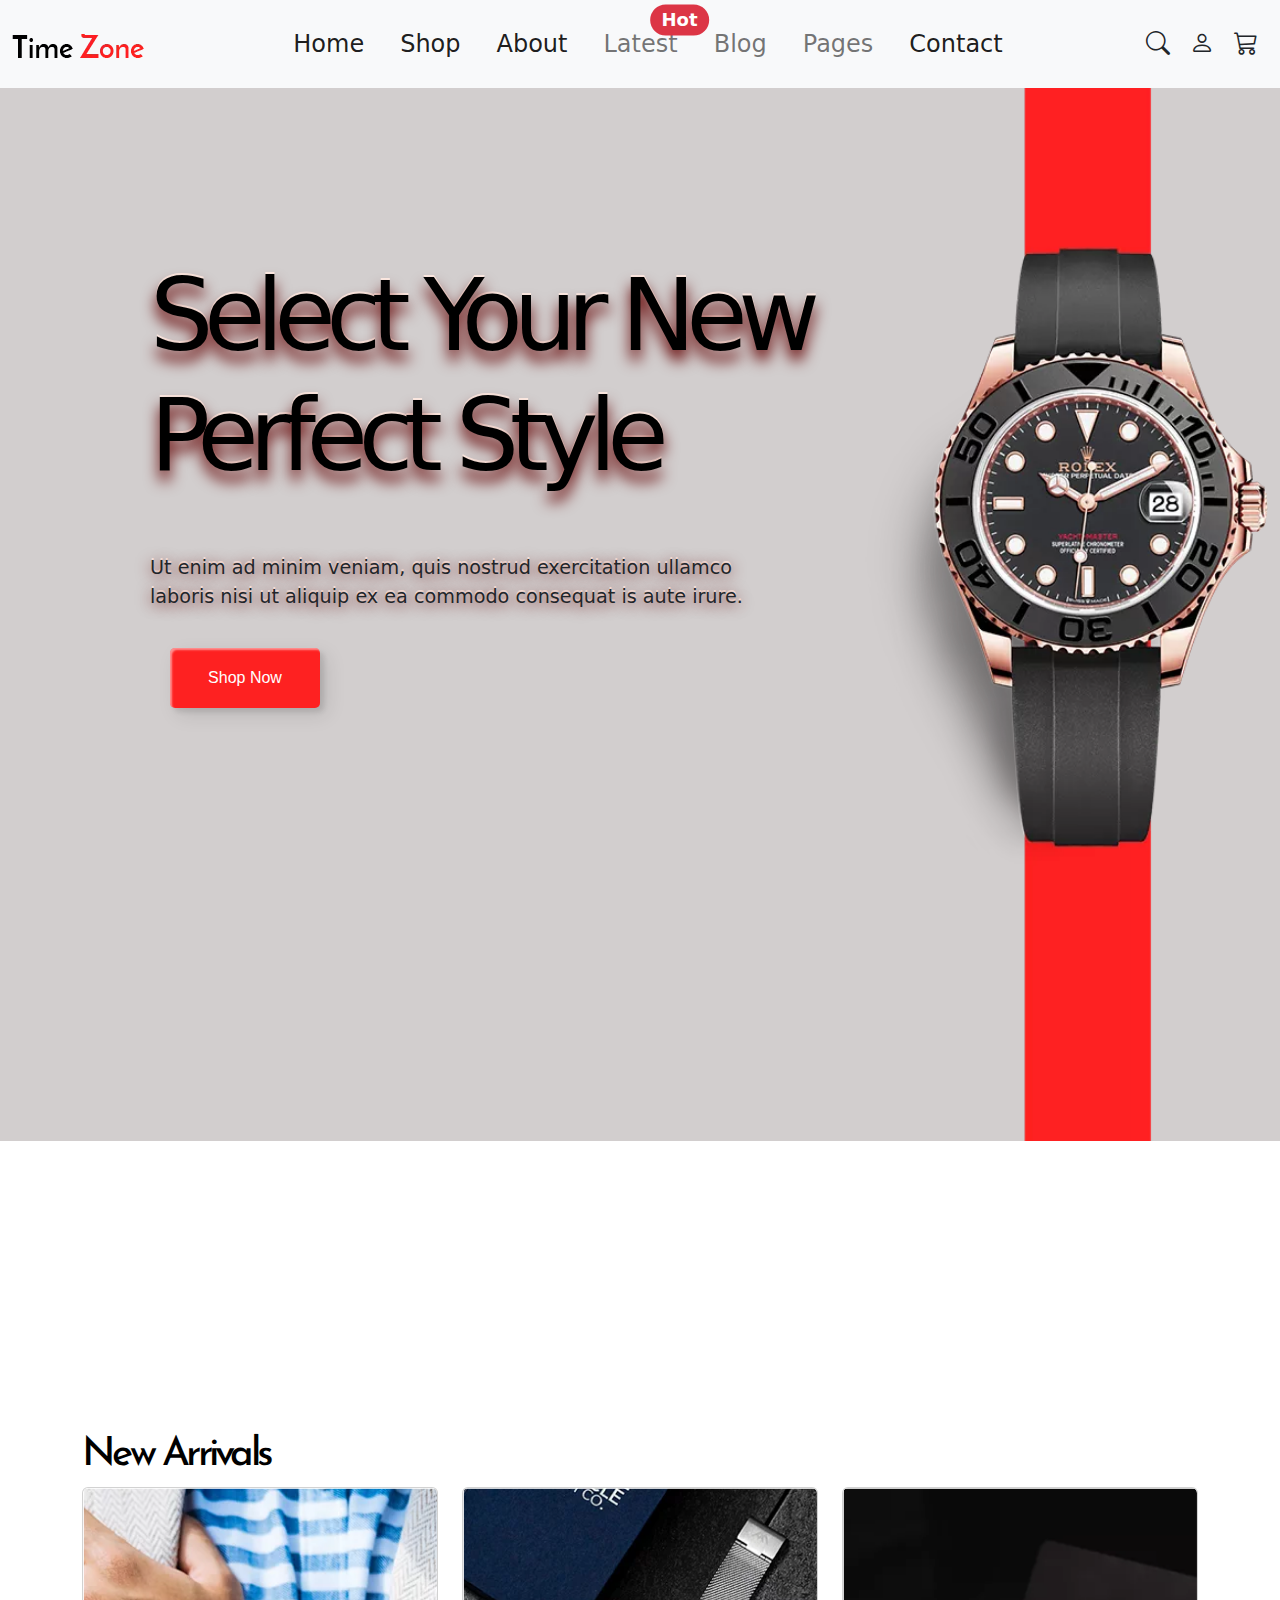
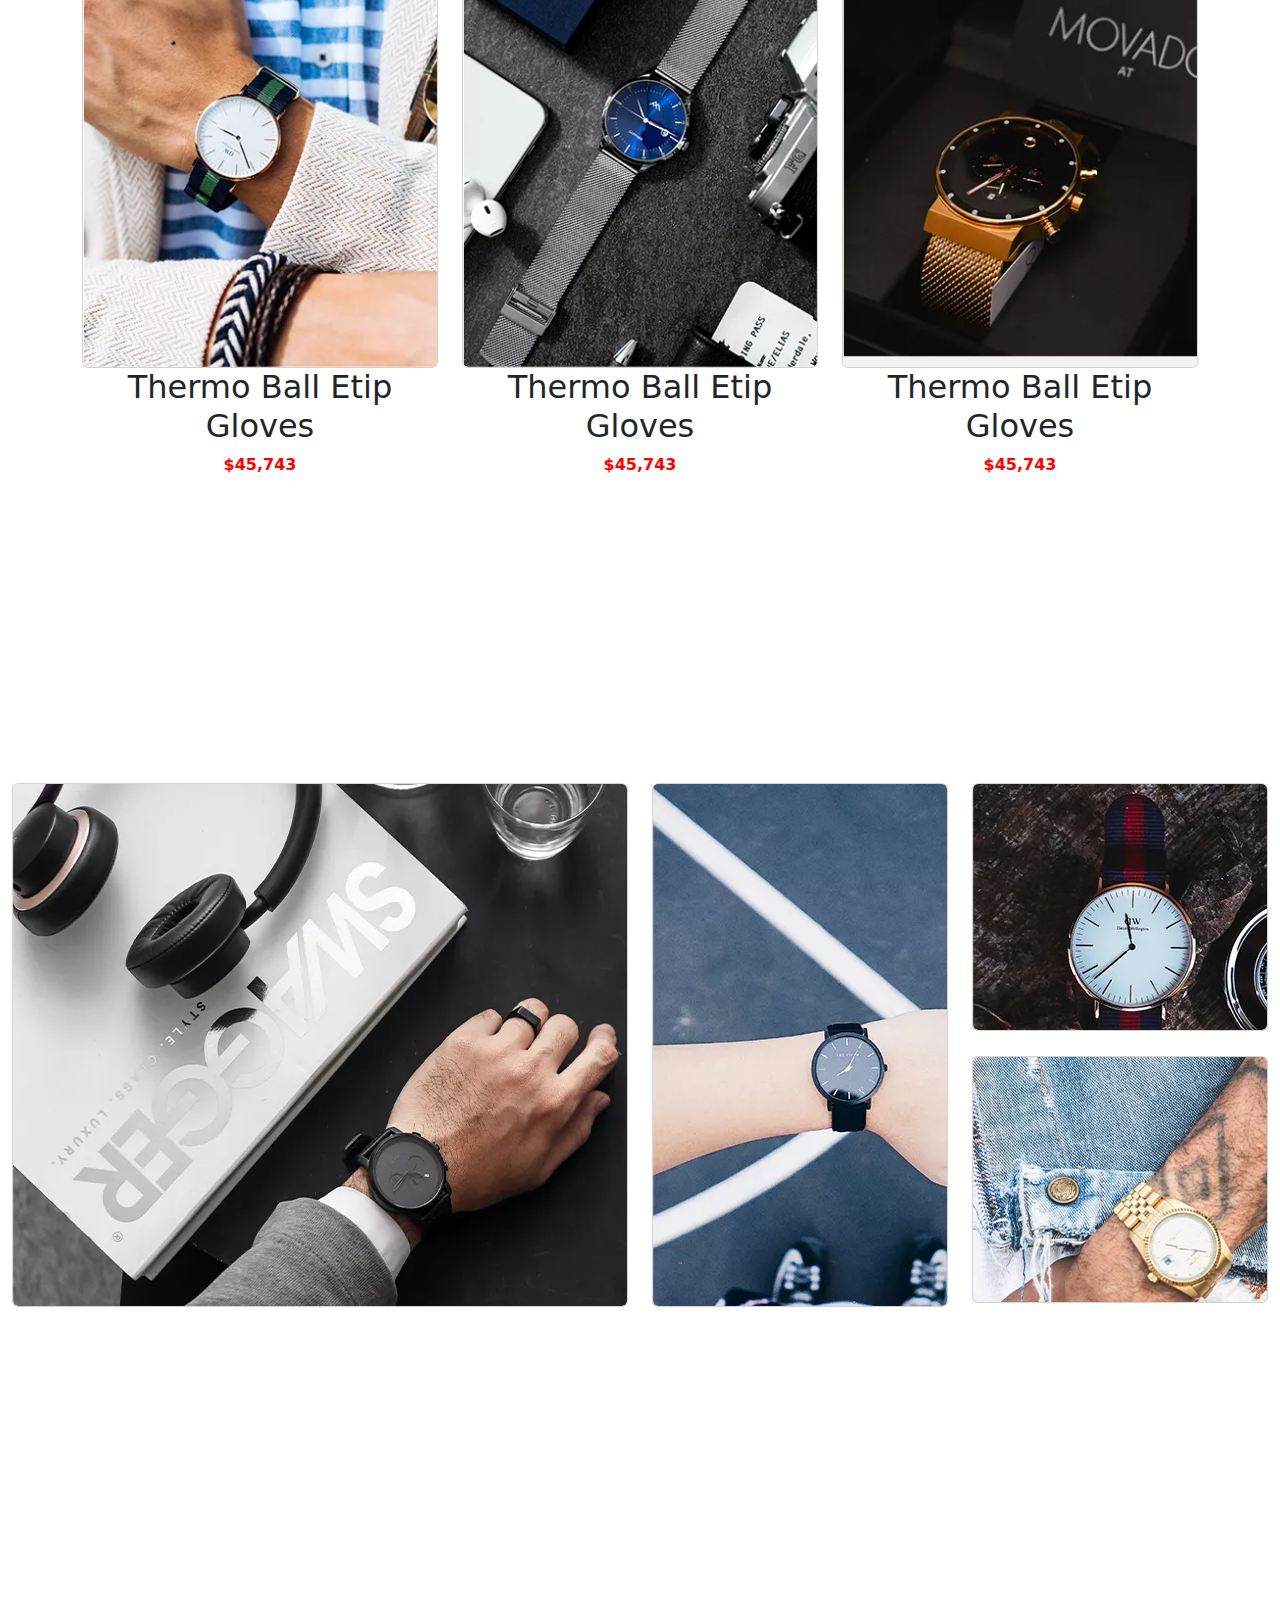
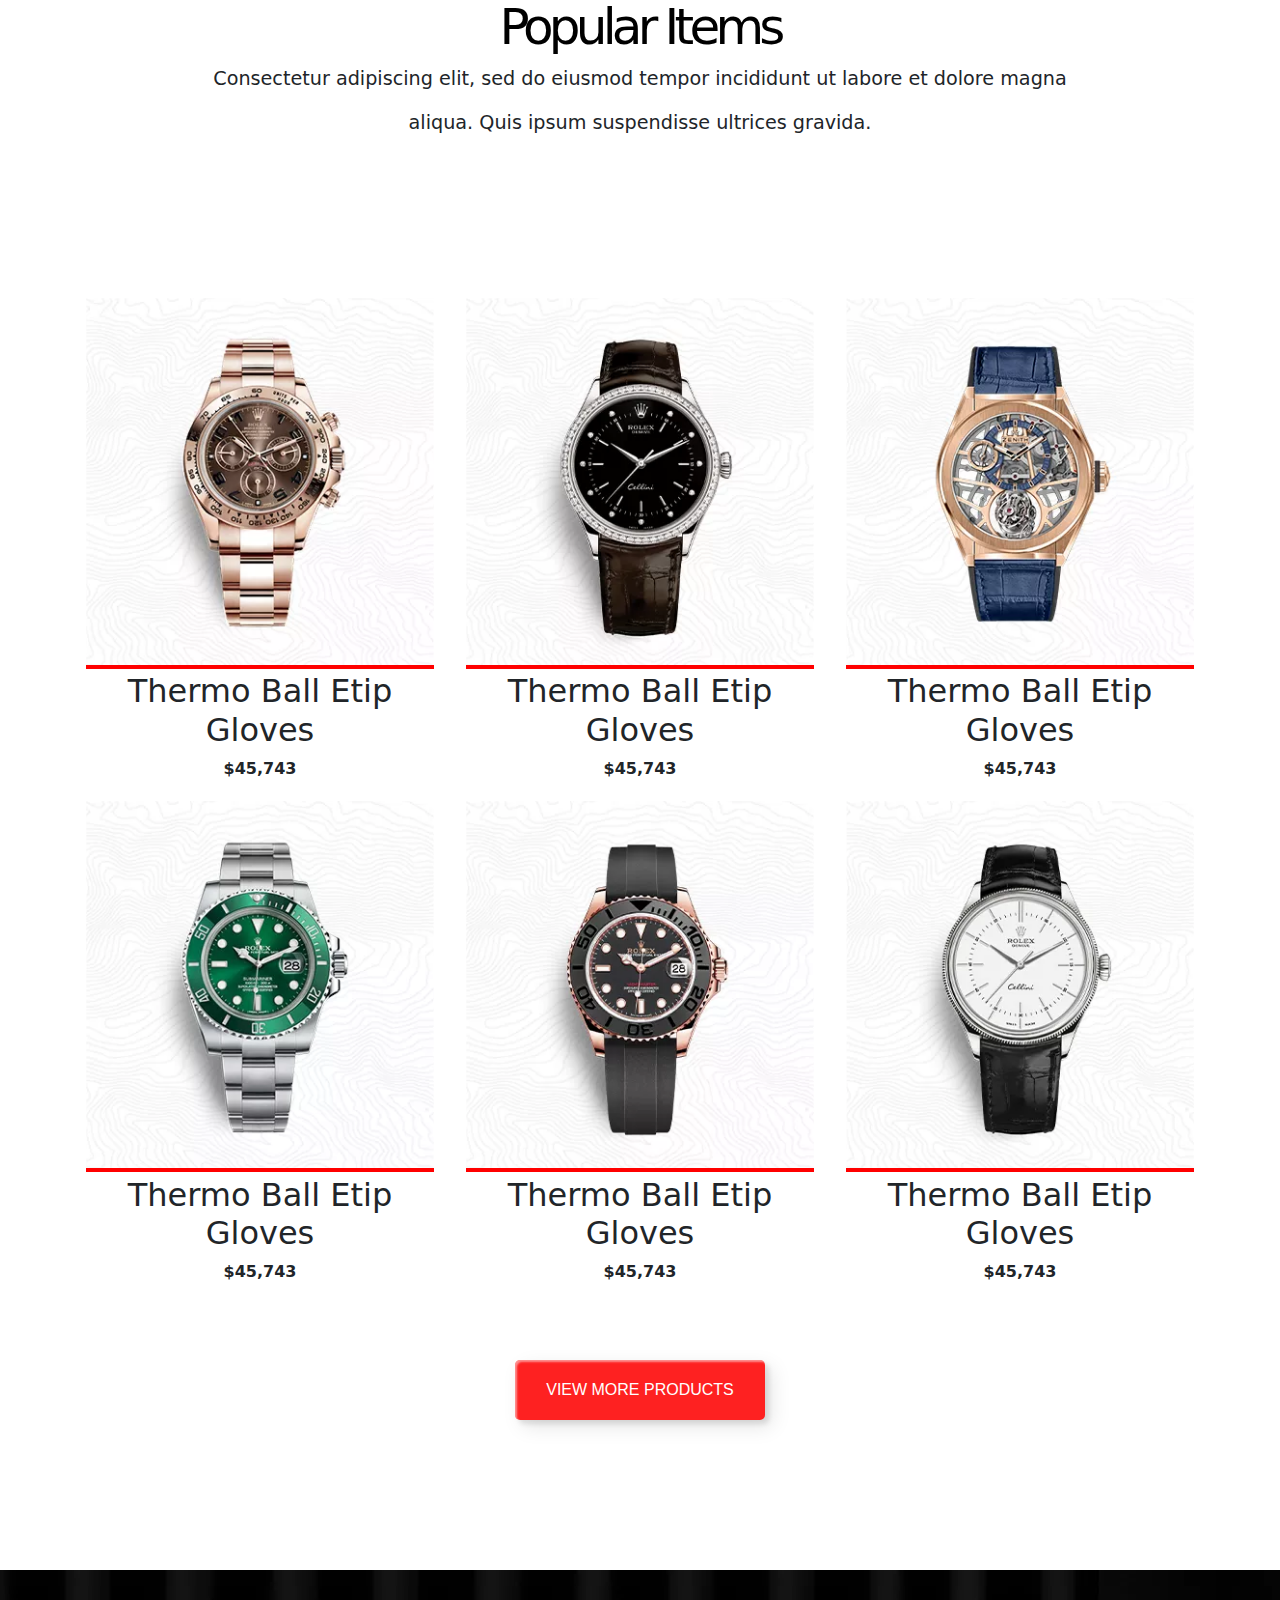
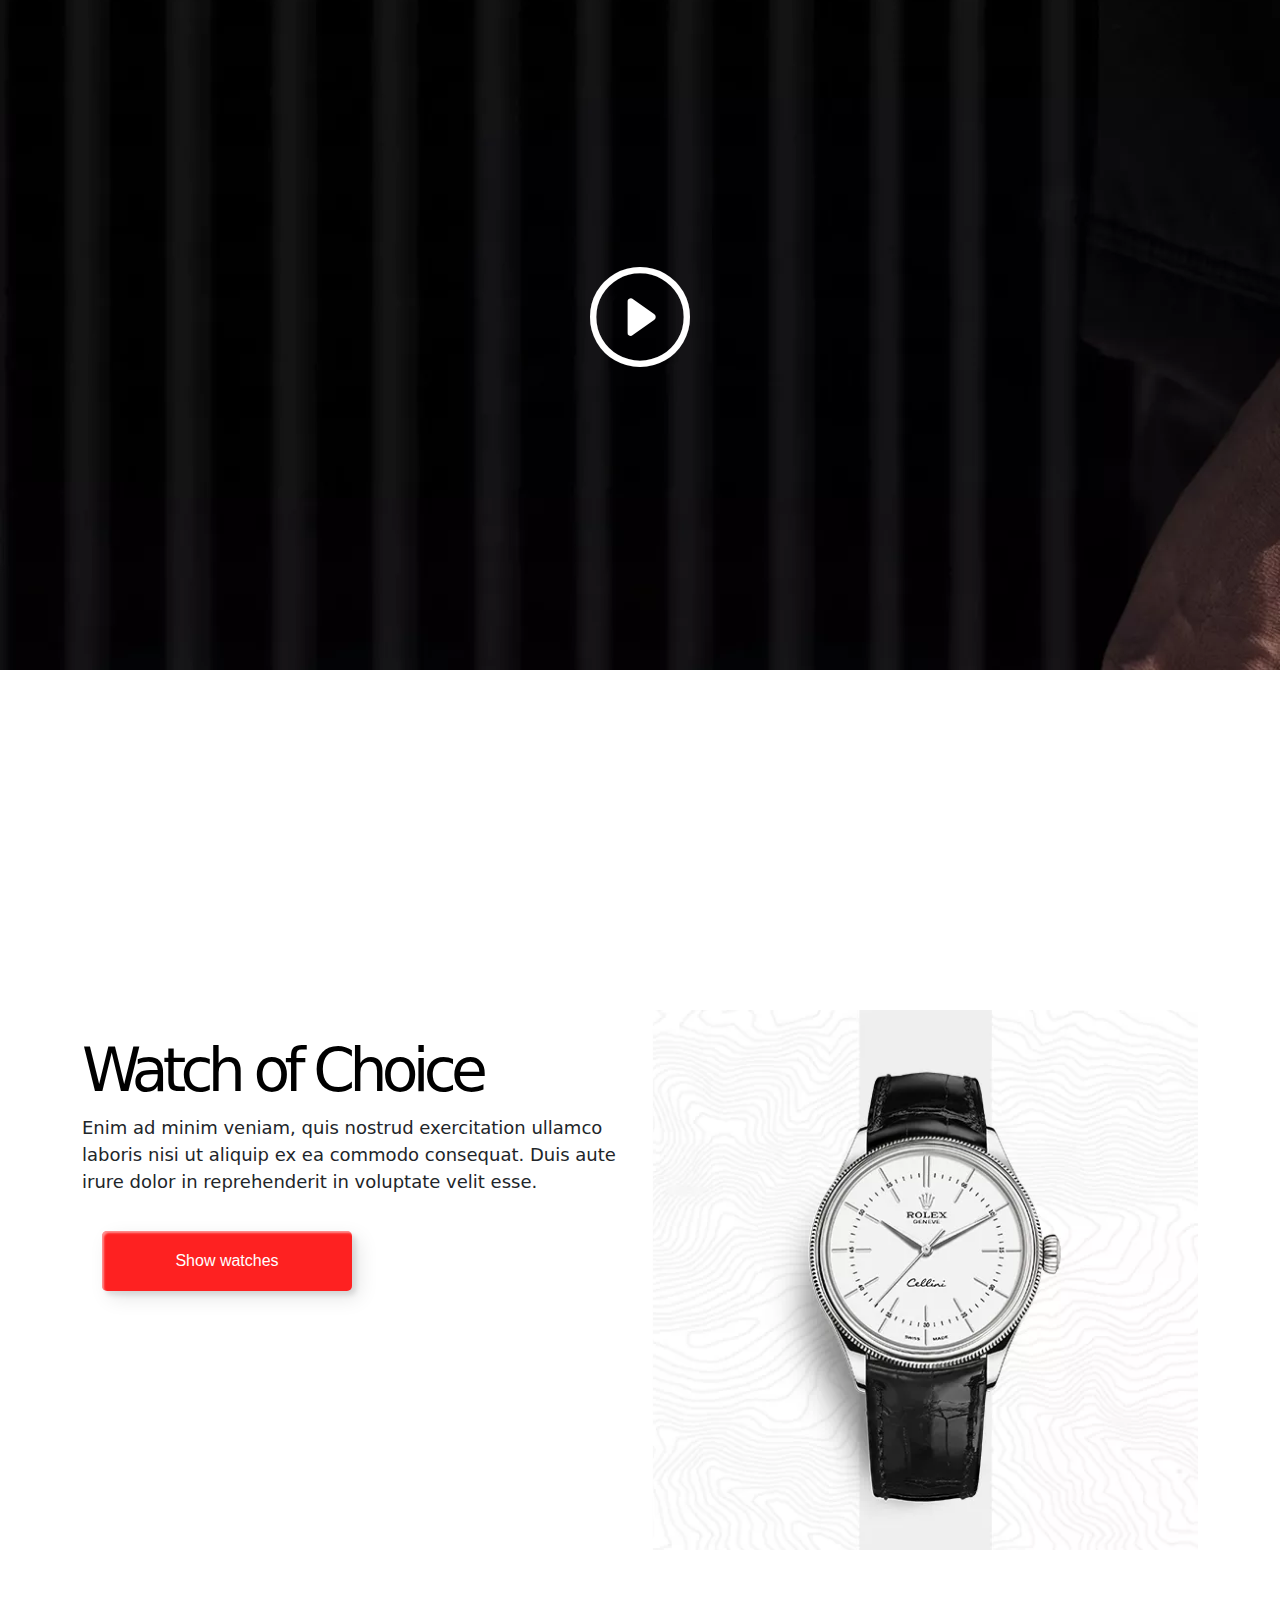
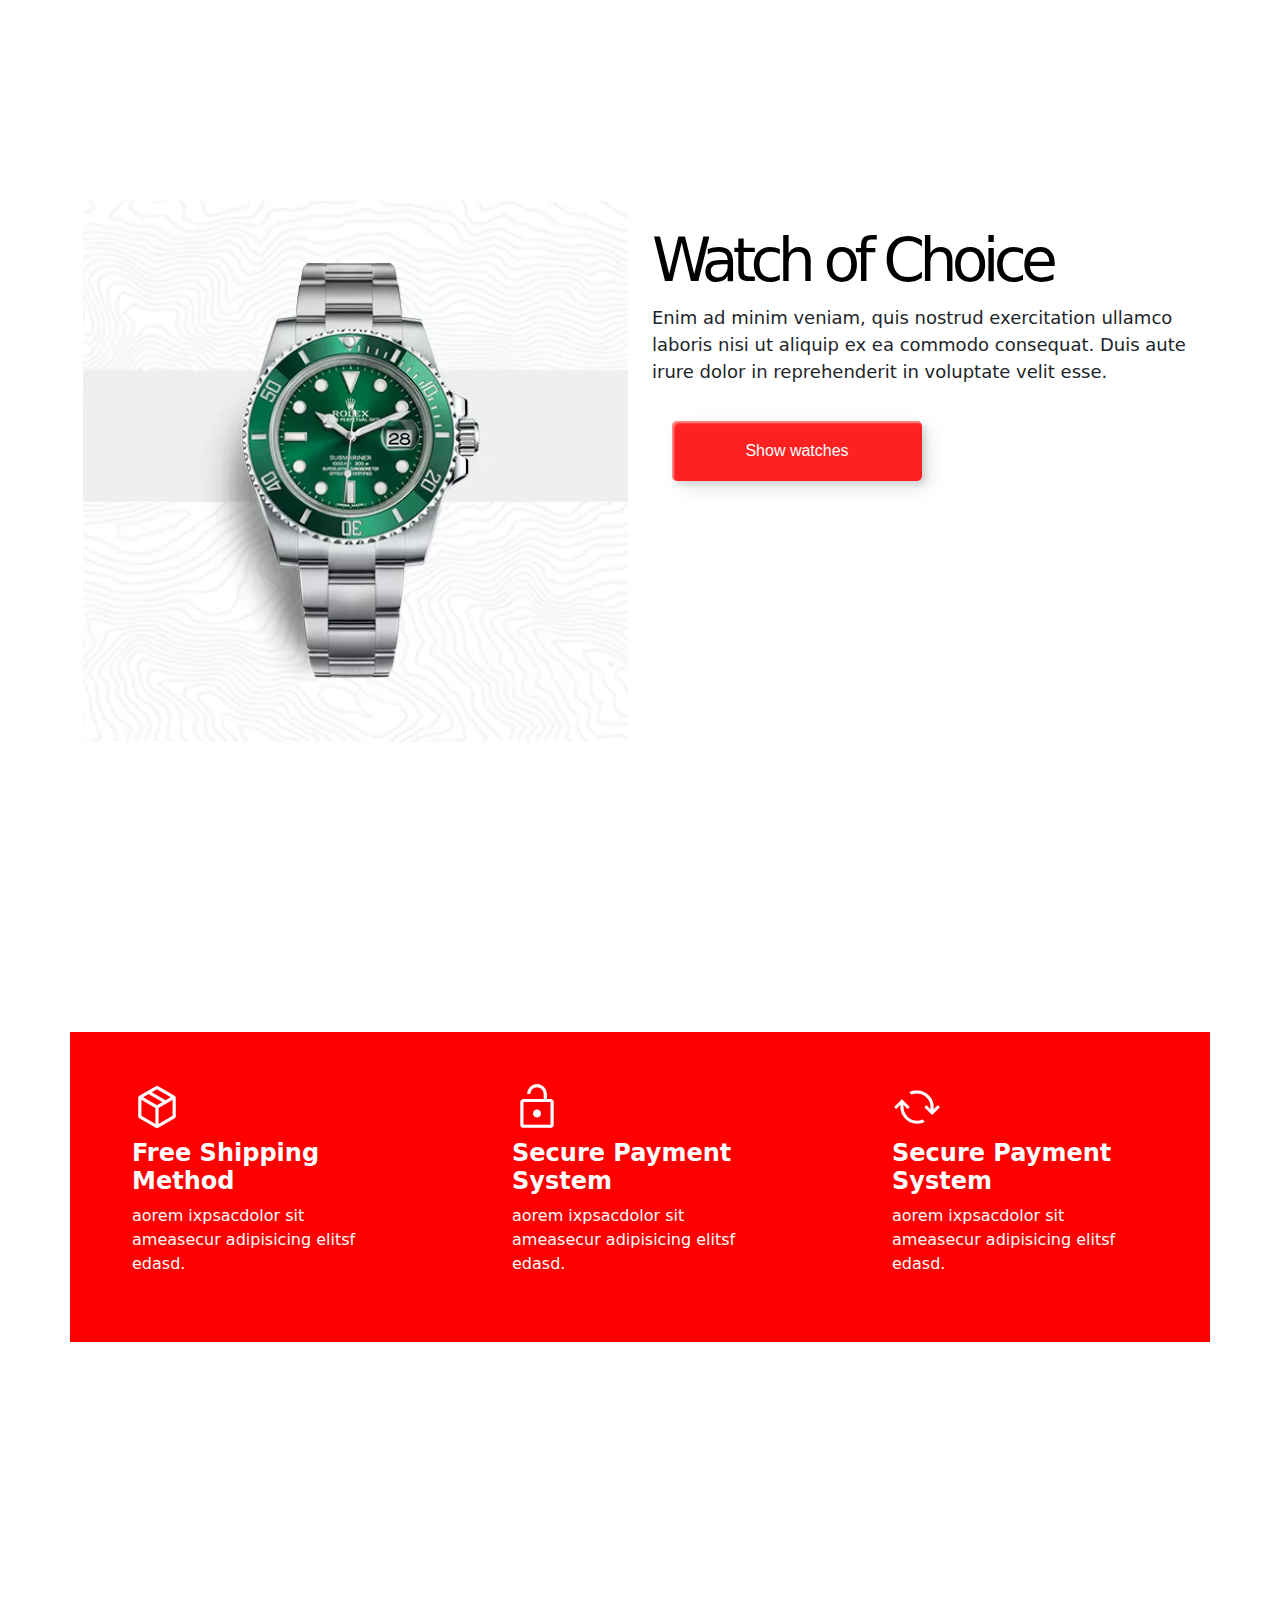
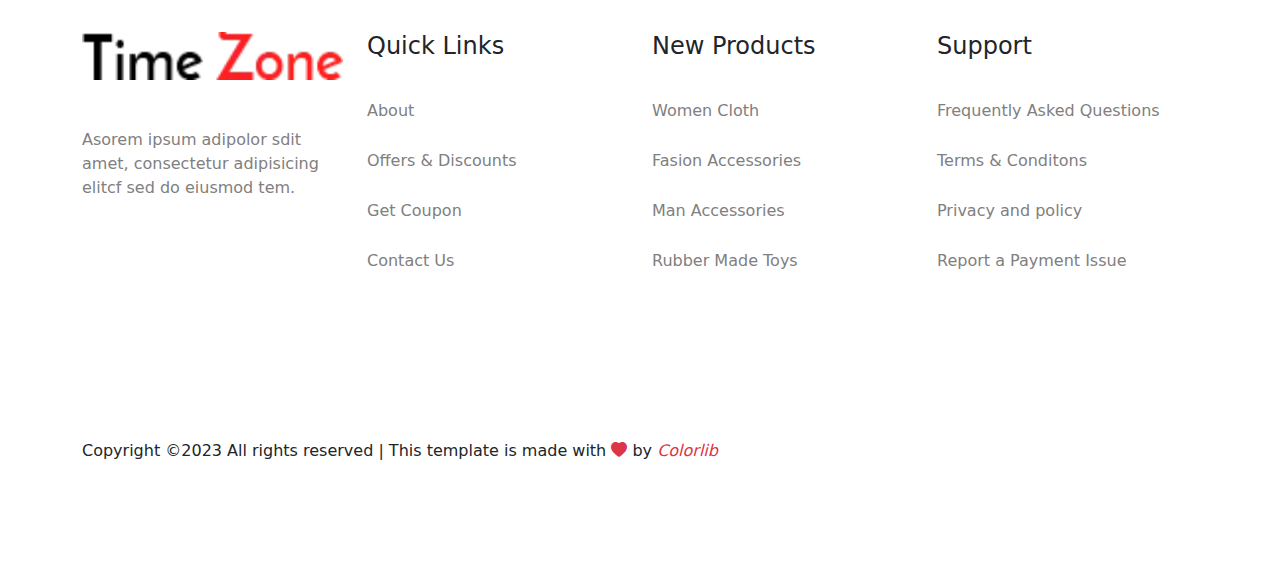
<file: index.html>
<!DOCTYPE html>
<html lang="en">
<head>
    <meta charset="UTF-8">
    <meta http-equiv="X-UA-Compatible" content="IE=edge">
    <meta name="viewport" content="width=device-width, initial-scale=1.0">
    <title>Watch shop</title>
    <link rel="stylesheet" href="css/bootstrap.min.css">
    <link rel="stylesheet" href="https://cdn.jsdelivr.net/npm/bootstrap-icons@1.10.5/font/bootstrap-icons.css">
    <link rel="stylesheet" href="https://fonts.googleapis.com/css2?family=Material+Symbols+Outlined:opsz,wght,FILL,GRAD@24,400,0,0">
    <link rel="stylesheet" href="styles/styles.css">

</head>
<body>
    <nav class="navbar fixed-top navbar-expand-lg bg-light">
        <div class="container-fluid">
          <a class="navbar-brand" href="#"><img src="images/logo.png.webp" alt=""></a>
          <button class="navbar-toggler" type="button" data-bs-toggle="collapse" data-bs-target="#navbarSupportedContent" aria-controls="navbarSupportedContent" aria-expanded="false" aria-label="Toggle navigation">
            <span class=" slicknav_menutxt  ">MENU</span><!--<span class="navbar-toggler-icon">MENU</span>--> 
          </button>
          <div class="collapse navbar-collapse" id="navbarSupportedContent">
            <ul class="navbar-nav ms-auto me-auto mb-2 mb-lg-0">
              <li class="nav-item">
                <a class="nav-link active" aria-current="page" href="index.html">Home</a>
              </li>
              <li class="nav-item">
                <a class="nav-link active" href="shop.html">Shop</a>
              </li>
              <li class="nav-item">
                <a class="nav-link active" aria-current="page" href="about.html">About</a>
              </li>
              <li class="nav-item dropdown">
                <a class="nav-link dropdown" href="#" role="button" data-bs-toggle="dropdown" aria-expanded="false">
                  <span class="position-absolute top-1 start-100 translate-middle badge rounded-pill bg-danger">
                    Hot
                    </span>Latest
                </a>
                <ul class="dropdown-menu">
                  <li><a class="dropdown-item" href="latest/product-list.html">Product list</a></li>
                  <li><a class="dropdown-item" href="latest/product-details.html">product details</a></li>
                  
                  
                </ul>
              </li>
              <li class="nav-item dropdown">
                <a class="nav-link dropdown" href="#" role="button" data-bs-toggle="dropdown" aria-expanded="false">
                  Blog
                </a>
                <ul class="dropdown-menu">
                  <li><a class="dropdown-item" href="blog/blog.html">Blog</a></li>
                  <li><a class="dropdown-item" href="blog/blog-details.html">Blog details</a></li>
                  
                  
                </ul>
              </li>
              <li class="nav-item dropdown">
                <a class="nav-link dropdown" href="#" role="button" data-bs-toggle="dropdown" aria-expanded="false">
                  Pages
                </a>
                <ul class="dropdown-menu">
                  <li><a class="dropdown-item" href="pages/login.html">Login</a></li>
                  <li><a class="dropdown-item" href="pages/cart.html">Cart</a></li>
                  <li><a class="dropdown-item" href="pages/element.html">Element</a></li>
                  <li><a class="dropdown-item" href="pages/confirmation.html">Confirmation</a></li>
                  <li><a class="dropdown-item" href="pages/product-checkout.html">Product Checkout</a></li>
                  
                  
                  
                </ul>
              </li>
              <li class="nav-item">
                <a class="nav-link active" href="contact.html">Contact</a>
              </li>
              
            </ul>
            <!--<form class="d-flex" role="search">
              <input class="form-control me-2" type="search" placeholder="Search" aria-label="Search">
              <button class="btn btn-outline-success" type="submit">Search</button>
            </form>-->
            <div><i class="icon bi bi-search "></i></div>
            <div><i class="icon bi bi-person "></i></div>
            <div><i class="icon bi bi-cart3 "></i></div>
           </div>
        </div>
    </nav>
    <div>
        <div class="container-fluid ">
            <div class="row first">
                <div class="col-lg-8 col-sm-8 top1  ">
                    <h1 class="highlighted-text-shadow">Select Your New Perfect Style</h1>
                    <p class="highlighted-text-shadow">Ut enim ad minim veniam, quis nostrud exercitation ullamco laboris nisi ut aliquip ex ea commodo consequat is aute irure.</p>
                    <div class="fstbtn"><button type="button" class="custom-btn1 btn-15">Shop Now</button></div>
                </div>
                <div class="col-lg-4 col-sm-4 zoom-in-zoom-out"><img  src="images/watch.png.webp" alt=""></div>
            </div>    
        </div>
    </div>
    <div class="container ">
        
        <div class="row second mt-5 mb-5">
          <div class="col-lg-12 col-sm-12"><h1 class="font1">New Arrivals</h1>
          </div>
          <div class="col-lg-4 col-sm-6">
              <div class="card">
                <div class="card-img">
                  <img src="images/new_product1.png.webp" class="img-fluid" alt="">
                </div>
              </div>
              <h2 class="text-center">Thermo Ball Etip Gloves</h2><p class="text-center"><b>$45,743</b></p>
          </div>
          <div class="col-lg-4 col-sm-6">
              <div class="card">
                <div class="card-img">
                  <img src="images/new_product2.png.webp" class="img-fluid" alt="">
                </div>
              </div><h2 class="text-center">Thermo Ball Etip Gloves</h2><p class="text-center"><b>$45,743</b></p>
          </div>
          <div class="col-lg-4 col-sm-6">
              <div class="card">
                <div class="card-img">
                  <img src="images/new_product3.png.webp" class="img-fluid" alt="">
                </div>
              </div><h2 class="text-center">Thermo Ball Etip Gloves</h2><p class="text-center"><b>$45,743</b></p>
          </div>
        </div>

    </div>
    <div class="container-fluid ">
      <div class="row third">
        <div class="col-lg-6 col-sm-6">
          <div class="card">
            <div class="card-img img1">
               <!--<img src="images/gallery1.png.webp" class="img-fluid" alt="">-->
            </div>
          </div>
        </div>
        <div class="col-lg-3 col-sm-6">
          <div class="card">
            <div class="card-img img2">
              <!--<img src="images/gallery2.png.webp" class="img-fluid" alt="">-->
            </div>
          </div>
        </div>
        <div class="col-lg-3 ">
          <div class="row r31">
            <div class="col-lg-12  col-sm-6">
              <div class="card cimg3">
                <div class="card-img img3">
                 <!--<img src="images/gallery3.png.webp" class="img-fluid" alt="">-->
                </div>
              </div>
            </div>
            <div class="col-lg-12  c2 col-sm-6">
              <div class="card cimg4">
                <div class="card-img img4">
                  <!--<img src=images/gallery4.png.webp class="img-fluid" alt="">-->
                </div>
              </div>
            </div>
          </div>
        </div>
      </div>
    </div>
    <div class="text2 text-center">
      <h1>Popular Items</h1><p>Consectetur adipiscing elit, sed do eiusmod tempor incididunt ut labore et dolore magna</p><p class="popular-p">aliqua. Quis ipsum suspendisse ultrices gravida.</p>
    </div>
    <div class="container">
      <div class="row bdrimg">
        <div class="col-lg-4 pos col-sm-6">
          <div class="abs">
            <span class="bi bi-heart  "></span>
          </div>
          <div class="item "><img src="images/popular1.png.webp" alt="">
            <div class="item-overlay top">
              <b> Add To Cart</b>
            </div>
          </div>        
          <h2 class="text-center">Thermo Ball Etip Gloves</h2><p class="text-center"><b>$45,743</b></p>
        </div>
        <div class="col-lg-4 pos col-sm-6">
          <div class="abs">
            <span class="bi bi-heart "></span>
          </div>
          <div class="item"><img src="images/popular2.png.webp" alt="">
            <div class="item-overlay top">
              <b> Add To Cart</b>
            </div>
          </div>
          <h2 class="text-center">Thermo Ball Etip Gloves</h2><p class="text-center"><b>$45,743</b></p>
        </div>
        <div class="col-lg-4 pos col-sm-6">
          <div class="abs">
            <span class="bi bi-heart  "></span>
          </div>
          <div class="item"><img src="images/popular3.png.webp" alt="">
            <div class="item-overlay top">
              <b> Add To Cart</b>
            </div>
          </div>
          <h2 class="text-center">Thermo Ball Etip Gloves</h2><p class="text-center"><b>$45,743</b></p>
        </div>    
        <div class="col-lg-4 pos col-sm-6">
          <div class="abs">
            <span class="bi bi-heart  "></span>
          </div>
          <div class="item"> <img src="images/popular4.png.webp" alt="">
            <div class="item-overlay top">
              <b> Add To Cart</b>
            </div>
          </div>
         <h2 class="text-center">Thermo Ball Etip Gloves</h2><p class="text-center"><b>$45,743</b></p>
        </div>
        <div class="col-lg-4 pos col-sm-6">
          <div class="abs">
            <span class="bi bi-heart "></span>
          </div>
          <div class="item"><img src="images/popular5.png.webp" alt="">
            <div class="item-overlay top">
              <b> Add To Cart</b>
            </div>
          </div>
          <h2 class="text-center">Thermo Ball Etip Gloves</h2><p class="text-center"><b>$45,743</b></p>
        </div>
        <div class="col-lg-4 pos col-sm-6">
          <div class="abs">
            <span class="bi bi-heart  "></span>
          </div>
          <div class="item"><img src="images/popular6.png.webp" alt="">
            <div class="item-overlay top"><b> Add To Cart</b>
            </div>
          </div>
          <h2 class="text-center">Thermo Ball Etip Gloves</h2><p class="text-center"><b>$45,743</b></p>
        </div>
      </div>
      <div class="frame popularbtn  ">
        <button type="button" class="custom-btn btn-15  ">VIEW MORE PRODUCTS</button>
      </div>     
    </div>
    <div class="vdo text-center">
      <i class="bi bi-play-circle"></i>
    </div>
    <div class="container">
      <div class="row rchoice">
        <div class="col-lg-6 col-sm-6 cchoice mt-4">
          <h1 >Watch of Choice</h1>
          <p >Enim ad minim veniam, quis nostrud exercitation ullamco laboris nisi ut aliquip ex ea commodo consequat. Duis aute irure dolor in reprehenderit in voluptate velit esse.
          </p>
          <button type="button" class="custom-btn btn-15">Show watches</button>
        </div>
        <div class="col-lg-6 col-sm-6">
          <img src="images/choce_watch1.png.webp" alt="">
        </div>
      </div>
      <div class="row rchoice lastchoice "> 
        <div class="col-lg-6 col-sm-6">
          <img src="images/choce_watch2.png.webp" alt="">
        </div>
        <div class="col-lg-6 col-sm-6 cchoice mt-4">
          <h1 >Watch of Choice</h1>
          <p >Enim ad minim veniam, quis nostrud exercitation ullamco laboris nisi ut aliquip ex ea commodo consequat. Duis aute irure dolor in reprehenderit in voluptate velit esse.
          </p>
          <button type="button" class="custom-btn btn-15">Show watches</button>
        </div>
      </div>
    </div>
    <div class="container">
      <div class="row redbox text-white">
        <div class="col-lg-4 col-sm-4">
          <div class="row rbox">
            <div class="col-lg-12 col-sm-12">
              <span class="ricons material-symbols-outlined">
              package_2
              </span>
            </div>
            <div class="col-lg-12 col-sm-12">
              <h4><B>Free Shipping Method</B></h4>
            </div>
            <div class="col-lg-12 col-sm-12">
              <p>aorem ixpsacdolor sit ameasecur adipisicing elitsf edasd.</p>
            </div>
          </div>
        </div>
        <div class="col-lg-4 col-sm-4">
          <div class="row rbox">
            <div class="col-lg-12 col-sm-12">
              <span class="ricons material-symbols-outlined">
              lock_open
              </span>
            </div>
            <div class="col-lg-12 col-sm-12">
              <h4>     <b>Secure Payment System</b>       </h4>
            </div>
            <div class="col-lg-12 col-sm-12">
              <p>aorem ixpsacdolor sit ameasecur adipisicing elitsf edasd.</p>
            </div>
          </div>
        </div>
        <div class="col-lg-4 col-sm-4">
          <div class="row rbox">
            <div class="col-lg-12 col-sm-12">
              <span class="ricons material-symbols-outlined">
              cached
              </span>
            </div>
            <div class="col-lg-12 col-sm-12">
              <h4> <b>Secure Payment System</b>      </h4>
            </div>
            <div class="col-lg-12 col-sm-12">
              <p>aorem ixpsacdolor sit ameasecur adipisicing elitsf edasd.</p>
            </div>
          </div>
        </div>
      </div>
    </div>
    
    <div class="container">
      <div class="row rlast">
        <div class="col-lg col-sm-3">
          <div class="row ">
            <div class="col-lg-12 mb-4 ">
              <img src="images/logo.png.webp" alt="">
            </div>
            <div class="col-lg-12 col-sm-12 mt-4">
              <p>Asorem ipsum adipolor sdit amet, consectetur adipisicing elitcf sed do eiusmod tem.</p>
            </div>
          </div>
        </div>
        <div class="col-lg col-sm-4">
          <div class="row">
            <div class="col-lg-12 col-sm-12"><h4>Quick Links</h4></div>
            <div class="col-lg-12 col-sm-12"><p>About</p></div>
            <div class="col-lg-12 col-sm-12"><p>Offers & Discounts</p></div>
            <div class="col-lg-12 col-sm-12"><p>Get Coupon</p></div>
            <div class="col-lg-12 col-sm-12"><p>Contact Us</p></div>
          </div>
        </div>
        <div class="col-lg col-sm-4">
          <div class="row">
            <div class="col-lg-12 col-sm-12"><h4>New Products</h4></div>
            <div class="col-lg-12 col-sm-12"><p>Women Cloth</p></div>
            <div class="col-lg-12 col-sm-12"><p>Fasion Accessories</p></div>
            <div class="col-lg-12 col-sm-12"><p>Man Accessories</p></div>
            <div class="col-lg-12 col-sm-12"><p>Rubber Made Toys</p></div>
          </div>
        </div>
        <div class="col-lg col-sm-3">
          <div class="row">
            <div class="col-lg-12 col-sm-12"><h4>Support</h4></div>
            <div class="col-lg-12 col-sm-12"><p>Frequently Asked Questions</p></div>
            <div class="col-lg-12 col-sm-12"><p>Terms & Conditons</p></div>
            <div class="col-lg-12 col-sm-12"><p>Privacy and policy</p></div>
            <div class="col-lg-12 col-sm-12"><p>Report a Payment Issue</p></div>
          </div>
        </div>
      </div>
    </div>
    <div class="container">
      <p class="lasttxt"> Copyright ©2023 All rights reserved | This template is made with <i class="bi bi-heart-fill text-danger"></i> by <i class="text-danger">Colorlib</i> </p>
    </div>
    
   <script src="js/bootstrap.bundle.min.js"></script> 
</body>
</html>
</file>
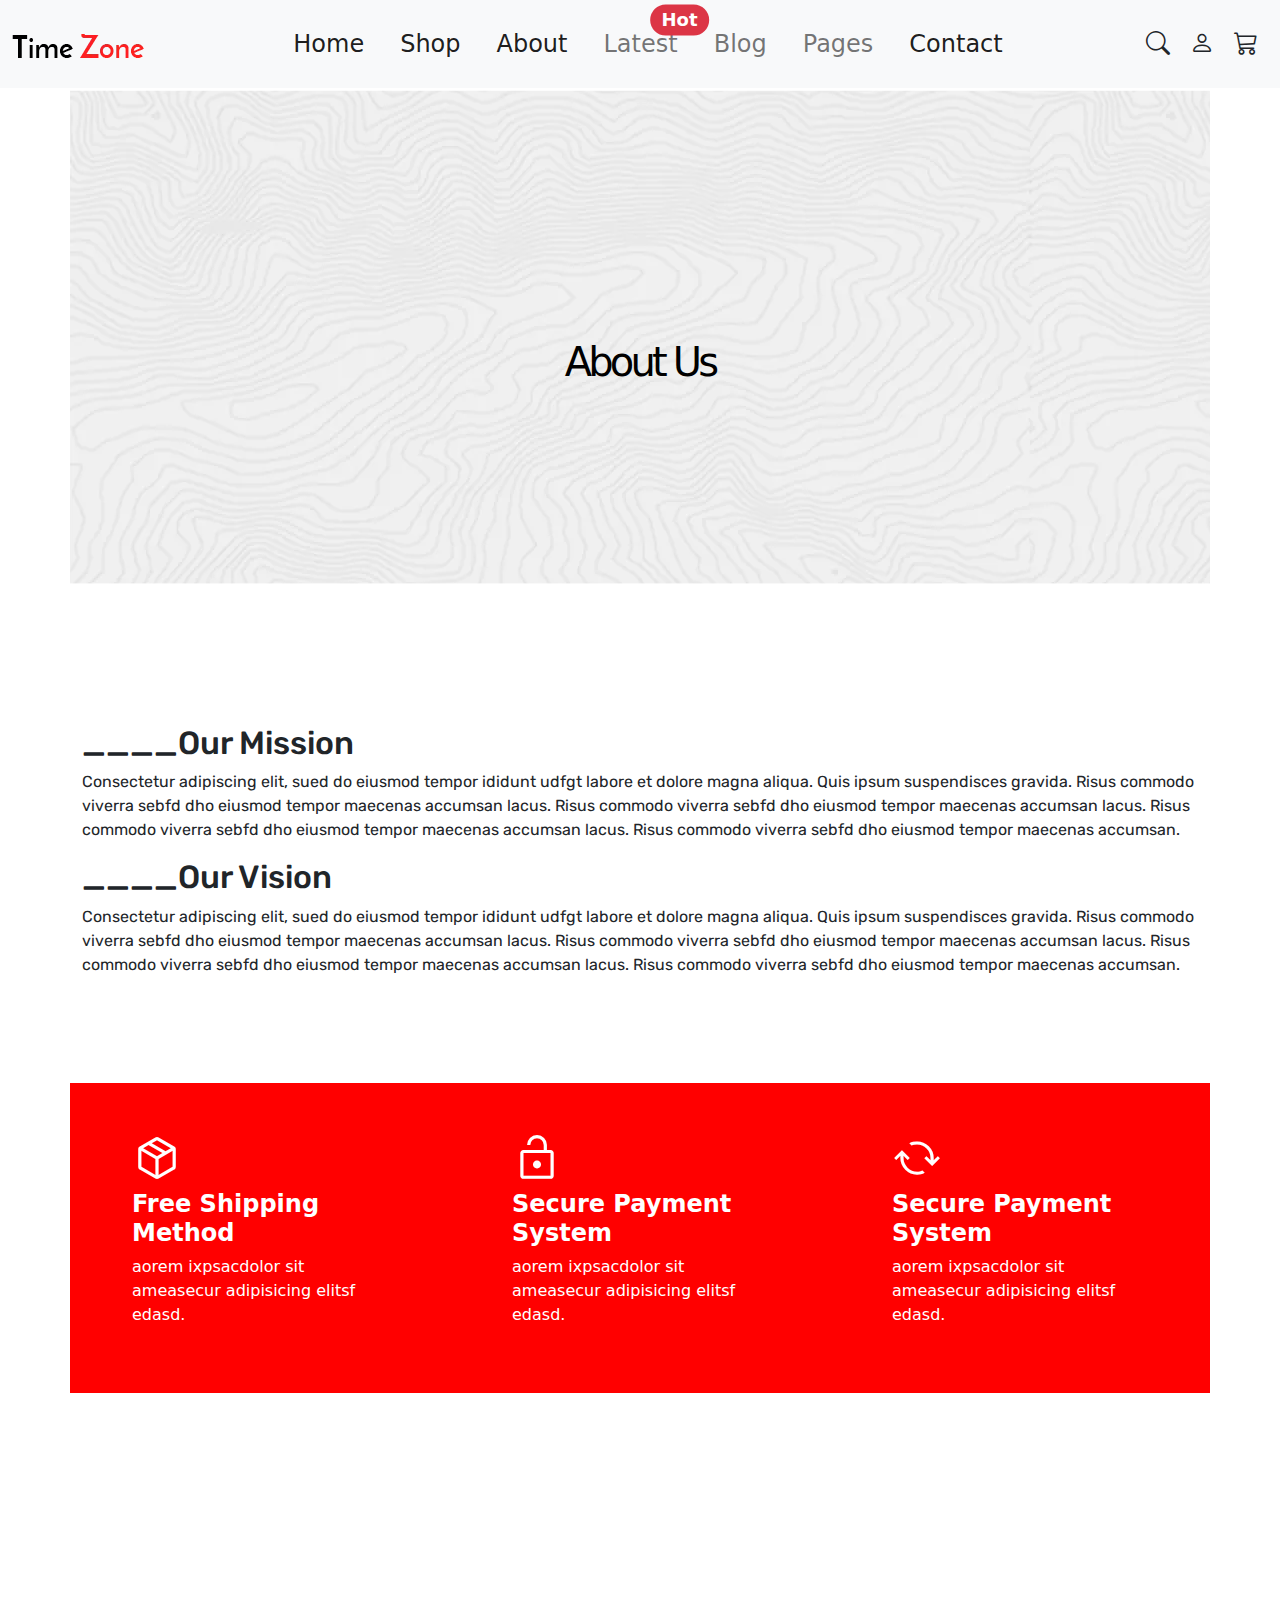
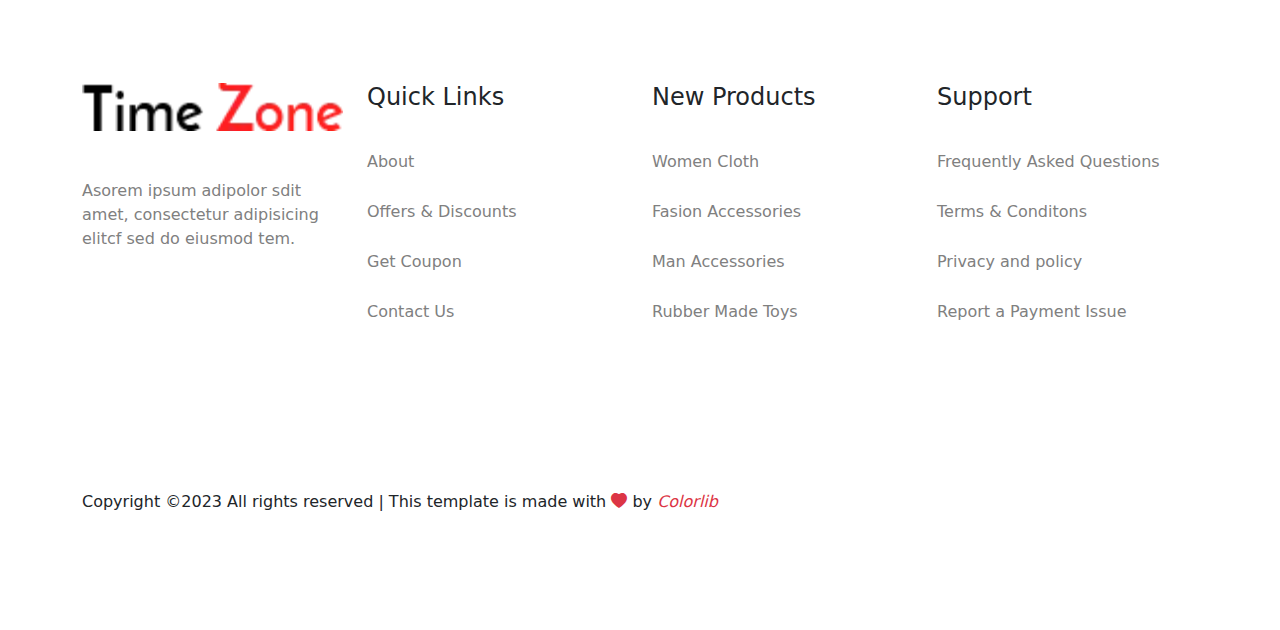
<file: about.html>
<!DOCTYPE html>
<html lang="en">
<head>
    <meta charset="UTF-8">
    <meta name="viewport" content="width=device-width, initial-scale=1.0">
    <title>Document</title>
    <link rel="stylesheet" href="css/bootstrap.min.css">
    <link rel="stylesheet" href="https://cdn.jsdelivr.net/npm/bootstrap-icons@1.10.5/font/bootstrap-icons.css">
    <link rel="stylesheet" href="https://fonts.googleapis.com/css2?family=Material+Symbols+Outlined:opsz,wght,FILL,GRAD@24,400,0,0">
    <link rel="stylesheet" href="styles/styles.css">
</head>
<body>
    <div>
        <nav class="navbar fixed-top navbar-expand-lg bg-light">
            <div class="container-fluid">
              <a class="navbar-brand" href="#"><img src="images/logo.png.webp" alt=""></a>
              <button class="navbar-toggler" type="button" data-bs-toggle="collapse" data-bs-target="#navbarSupportedContent" aria-controls="navbarSupportedContent" aria-expanded="false" aria-label="Toggle navigation">
                <span class=" slicknav_menutxt  ">MENU</span><!--<span class="navbar-toggler-icon">MENU</span>--> 
              </button>
              <div class="collapse navbar-collapse" id="navbarSupportedContent">
                <ul class="navbar-nav ms-auto me-auto mb-2 mb-lg-0">
                  <li class="nav-item">
                    <a class="nav-link active" aria-current="page" href="index.html">Home</a>
                  </li>
                  <li class="nav-item">
                    <a class="nav-link active" href="shop.html">Shop</a>
                  </li>
                  <li class="nav-item">
                    <a class="nav-link active" aria-current="page" href="about.html">About</a>
                  </li>
                  <li class="nav-item dropdown">
                    <a class="nav-link dropdown" href="#" role="button" data-bs-toggle="dropdown" aria-expanded="false">
                      <span class="position-absolute top-1 start-100 translate-middle badge rounded-pill bg-danger">
                        Hot
                        </span>Latest
                    </a>
                    <ul class="dropdown-menu">
                      <li><a class="dropdown-item" href="latest/product-list.html">Product list</a></li>
                      <li><a class="dropdown-item" href="latest/product-details.html">product details</a></li>
                      
                      
                    </ul>
                  </li>
                  <li class="nav-item dropdown">
                    <a class="nav-link dropdown" href="#" role="button" data-bs-toggle="dropdown" aria-expanded="false">
                      Blog
                    </a>
                    <ul class="dropdown-menu">
                      <li><a class="dropdown-item" href="blog/blog.html">Blog</a></li>
                      <li><a class="dropdown-item" href="blog/blog-details.html">Blog details</a></li>
                      
                      
                    </ul>
                  </li>
                  <li class="nav-item dropdown">
                    <a class="nav-link dropdown" href="#" role="button" data-bs-toggle="dropdown" aria-expanded="false">
                      Pages
                    </a>
                    <ul class="dropdown-menu">
                      <li><a class="dropdown-item" href="pages/login.html">Login</a></li>
                      <li><a class="dropdown-item" href="pages/cart.html">Cart</a></li>
                      <li><a class="dropdown-item" href="pages/element.html">Element</a></li>
                      <li><a class="dropdown-item" href="pages/confirmation.html">Confirmation</a></li>
                      <li><a class="dropdown-item" href="pages/product-checkout.html">Product Checkout</a></li>
                      
                      
                      
                    </ul>
                  </li>
                  <li class="nav-item">
                    <a class="nav-link active" href="contact.html">Contact</a>
                  </li>
                  
                </ul>
                <!--<form class="d-flex" role="search">
                  <input class="form-control me-2" type="search" placeholder="Search" aria-label="Search">
                  <button class="btn btn-outline-success" type="submit">Search</button>
                </form>-->
                <div><i class="icon bi bi-search "></i></div>
                <div><i class="icon bi bi-person "></i></div>
                <div><i class="icon bi bi-cart3 "></i></div>
               </div>
            </div>
        </nav>
    </div>
    <div class="container-fluid abt1 pt-5 pb-5">
      <div class="headabt text-center mt-5 mb-5">
        <h1>About Us</h1>
      </div>

    </div>
    <div class="container abtus">
      <h2>____Our Mission</h2>
      <p>Consectetur adipiscing elit, sued do eiusmod tempor ididunt udfgt labore et dolore magna aliqua. Quis ipsum suspendisces gravida. Risus commodo viverra sebfd dho eiusmod tempor maecenas accumsan lacus. Risus commodo viverra sebfd dho eiusmod tempor maecenas accumsan lacus.

        Risus commodo viverra sebfd dho eiusmod tempor maecenas accumsan lacus. Risus commodo viverra sebfd dho eiusmod tempor maecenas accumsan.
        
      </p>
      <h2>
        ____Our Vision
      </h2>
      <p>Consectetur adipiscing elit, sued do eiusmod tempor ididunt udfgt labore et dolore magna aliqua. Quis ipsum suspendisces gravida. Risus commodo viverra sebfd dho eiusmod tempor maecenas accumsan lacus. Risus commodo viverra sebfd dho eiusmod tempor maecenas accumsan lacus.

        Risus commodo viverra sebfd dho eiusmod tempor maecenas accumsan lacus. Risus commodo viverra sebfd dho eiusmod tempor maecenas accumsan.</p>
      
    </div>
    <div class="container">
      <div class="row redbox text-white">
        <div class="col-lg-4 col-sm-4">
          <div class="row rbox">
            <div class="col-lg-12 col-sm-12">
              <span class="ricons material-symbols-outlined">
              package_2
              </span>
            </div>
            <div class="col-lg-12 col-sm-12">
              <h4><B>Free Shipping Method</B></h4>
            </div>
            <div class="col-lg-12 col-sm-12">
              <p>aorem ixpsacdolor sit ameasecur adipisicing elitsf edasd.</p>
            </div>
          </div>
        </div>
        <div class="col-lg-4 col-sm-4">
          <div class="row rbox">
            <div class="col-lg-12 col-sm-12">
              <span class="ricons material-symbols-outlined">
              lock_open
              </span>
            </div>
            <div class="col-lg-12 col-sm-12">
              <h4>     <b>Secure Payment System</b>       </h4>
            </div>
            <div class="col-lg-12 col-sm-12">
              <p>aorem ixpsacdolor sit ameasecur adipisicing elitsf edasd.</p>
            </div>
          </div>
        </div>
        <div class="col-lg-4 col-sm-4">
          <div class="row rbox">
            <div class="col-lg-12 col-sm-12">
              <span class="ricons material-symbols-outlined">
              cached
              </span>
            </div>
            <div class="col-lg-12 col-sm-12">
              <h4> <b>Secure Payment System</b>      </h4>
            </div>
            <div class="col-lg-12 col-sm-12">
              <p>aorem ixpsacdolor sit ameasecur adipisicing elitsf edasd.</p>
            </div>
          </div>
        </div>
      </div>
    </div>
    
    <div class="container">
      <div class="row rlast">
        <div class="col-lg col-sm-3">
          <div class="row ">
            <div class="col-lg-12 mb-4 ">
              <img src="images/logo.png.webp" alt="">
            </div>
            <div class="col-lg-12 col-sm-12 mt-4">
              <p>Asorem ipsum adipolor sdit amet, consectetur adipisicing elitcf sed do eiusmod tem.</p>
            </div>
          </div>
        </div>
        <div class="col-lg col-sm-4">
          <div class="row">
            <div class="col-lg-12 col-sm-12"><h4>Quick Links</h4></div>
            <div class="col-lg-12 col-sm-12"><p>About</p></div>
            <div class="col-lg-12 col-sm-12"><p>Offers & Discounts</p></div>
            <div class="col-lg-12 col-sm-12"><p>Get Coupon</p></div>
            <div class="col-lg-12 col-sm-12"><p>Contact Us</p></div>
          </div>
        </div>
        <div class="col-lg col-sm-4">
          <div class="row">
            <div class="col-lg-12 col-sm-12"><h4>New Products</h4></div>
            <div class="col-lg-12 col-sm-12"><p>Women Cloth</p></div>
            <div class="col-lg-12 col-sm-12"><p>Fasion Accessories</p></div>
            <div class="col-lg-12 col-sm-12"><p>Man Accessories</p></div>
            <div class="col-lg-12 col-sm-12"><p>Rubber Made Toys</p></div>
          </div>
        </div>
        <div class="col-lg col-sm-3">
          <div class="row">
            <div class="col-lg-12 col-sm-12"><h4>Support</h4></div>
            <div class="col-lg-12 col-sm-12"><p>Frequently Asked Questions</p></div>
            <div class="col-lg-12 col-sm-12"><p>Terms & Conditons</p></div>
            <div class="col-lg-12 col-sm-12"><p>Privacy and policy</p></div>
            <div class="col-lg-12 col-sm-12"><p>Report a Payment Issue</p></div>
          </div>
        </div>
      </div>
    </div>
    <div class="container">
      <p class="lasttxt"> Copyright ©2023 All rights reserved | This template is made with <i class="bi bi-heart-fill text-danger"></i> by <i class="text-danger">Colorlib</i> </p>
    </div>
    <script src="js/bootstrap.bundle.min.js"></script> 
</body>
</html>
</file>
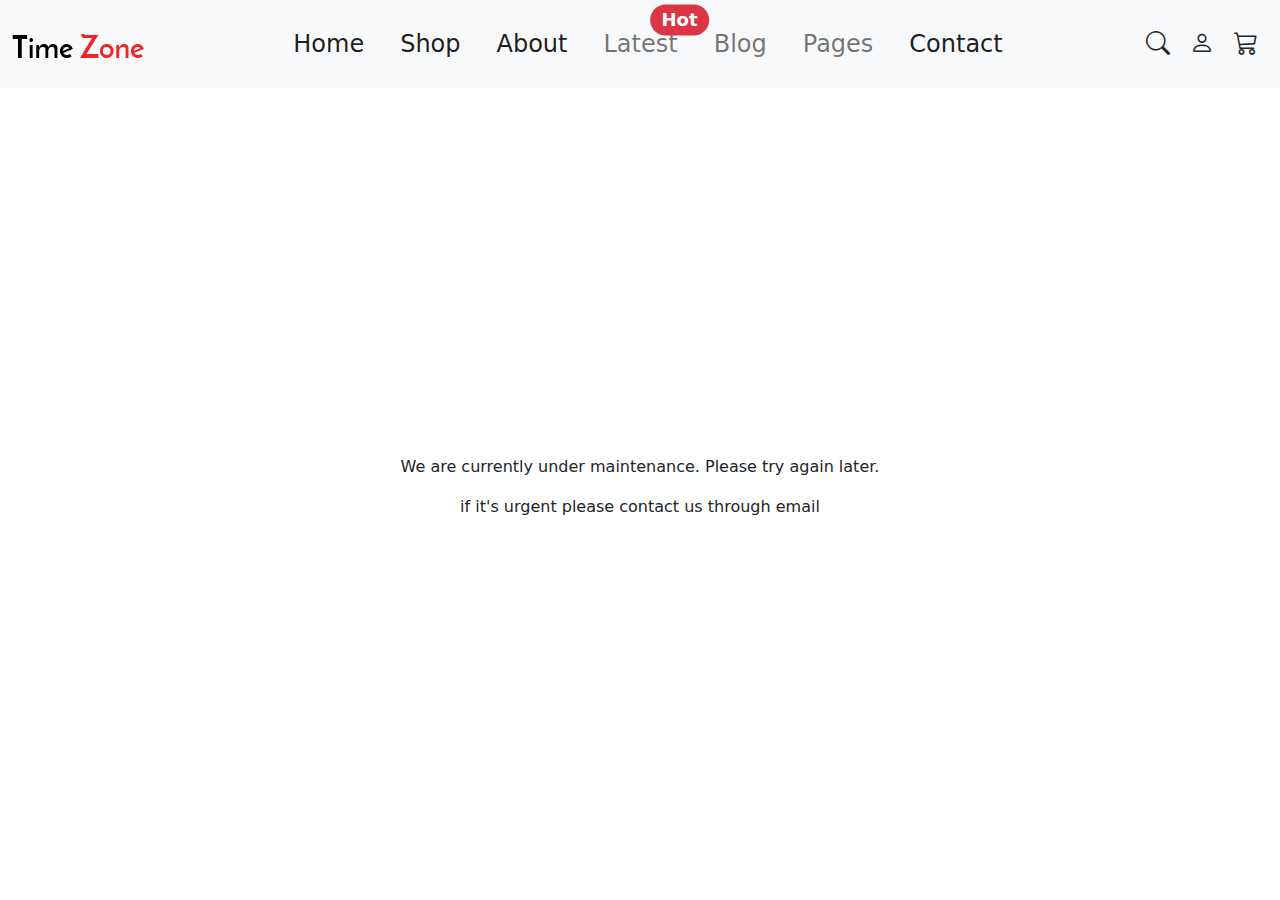
<file: contact.html>
<!DOCTYPE html>
<html lang="en">
<head>
    <meta charset="UTF-8">
    <meta name="viewport" content="width=device-width, initial-scale=1.0">
    <title>Document</title>
    <link rel="stylesheet" href="css/bootstrap.min.css">
    <link rel="stylesheet" href="https://cdn.jsdelivr.net/npm/bootstrap-icons@1.10.5/font/bootstrap-icons.css">
    <link rel="stylesheet" href="https://fonts.googleapis.com/css2?family=Material+Symbols+Outlined:opsz,wght,FILL,GRAD@24,400,0,0">
    <link rel="stylesheet" href="styles/styles.css">
</head>
<body>
    <div>
        <nav class="navbar fixed-top navbar-expand-lg bg-light">
            <div class="container-fluid">
              <a class="navbar-brand" href="#"><img src="images/logo.png.webp" alt=""></a>
              <button class="navbar-toggler" type="button" data-bs-toggle="collapse" data-bs-target="#navbarSupportedContent" aria-controls="navbarSupportedContent" aria-expanded="false" aria-label="Toggle navigation">
                <span class=" slicknav_menutxt  ">MENU</span><!--<span class="navbar-toggler-icon">MENU</span>--> 
              </button>
              <div class="collapse navbar-collapse" id="navbarSupportedContent">
                <ul class="navbar-nav ms-auto me-auto mb-2 mb-lg-0">
                  <li class="nav-item">
                    <a class="nav-link active" aria-current="page" href="index.html">Home</a>
                  </li>
                  <li class="nav-item">
                    <a class="nav-link active" href="shop.html">Shop</a>
                  </li>
                  <li class="nav-item">
                    <a class="nav-link active" aria-current="page" href="about.html">About</a>
                  </li>
                  <li class="nav-item dropdown">
                    <a class="nav-link dropdown" href="#" role="button" data-bs-toggle="dropdown" aria-expanded="false">
                      <span class="position-absolute top-1 start-100 translate-middle badge rounded-pill bg-danger">
                        Hot
                        </span>Latest
                    </a>
                    <ul class="dropdown-menu">
                      <li><a class="dropdown-item" href="latest/product-list.html">Product list</a></li>
                      <li><a class="dropdown-item" href="latest/product-details.html">product details</a></li>
                      
                      
                    </ul>
                  </li>
                  <li class="nav-item dropdown">
                    <a class="nav-link dropdown" href="#" role="button" data-bs-toggle="dropdown" aria-expanded="false">
                      Blog
                    </a>
                    <ul class="dropdown-menu">
                      <li><a class="dropdown-item" href="blog/blog.html">Blog</a></li>
                      <li><a class="dropdown-item" href="blog/blog-details.html">Blog details</a></li>
                      
                      
                    </ul>
                  </li>
                  <li class="nav-item dropdown">
                    <a class="nav-link dropdown" href="#" role="button" data-bs-toggle="dropdown" aria-expanded="false">
                      Pages
                    </a>
                    <ul class="dropdown-menu">
                      <li><a class="dropdown-item" href="pages/login.html">Login</a></li>
                      <li><a class="dropdown-item" href="pages/cart.html">Cart</a></li>
                      <li><a class="dropdown-item" href="pages/element.html">Element</a></li>
                      <li><a class="dropdown-item" href="pages/confirmation.html">Confirmation</a></li>
                      <li><a class="dropdown-item" href="pages/product-checkout.html">Product Checkout</a></li>
                      
                      
                      
                    </ul>
                  </li>
                  <li class="nav-item">
                    <a class="nav-link active" href="contact.html">Contact</a>
                  </li>
                  
                </ul>
                <!--<form class="d-flex" role="search">
                  <input class="form-control me-2" type="search" placeholder="Search" aria-label="Search">
                  <button class="btn btn-outline-success" type="submit">Search</button>
                </form>-->
                <div><i class="icon bi bi-search "></i></div>
                <div><i class="icon bi bi-person "></i></div>
                <div><i class="icon bi bi-cart3 "></i></div>
               </div>
            </div>
        </nav>
    </div>
    <div>
      
        <p>We are currently under maintenance. Please try again later.</p>
        <p class="text-center">if it's urgent please contact us through email</p>
  
      </div>
    <script src="../js/bootstrap.bundle.min.js"></script> 
</body>
</html>
</file>
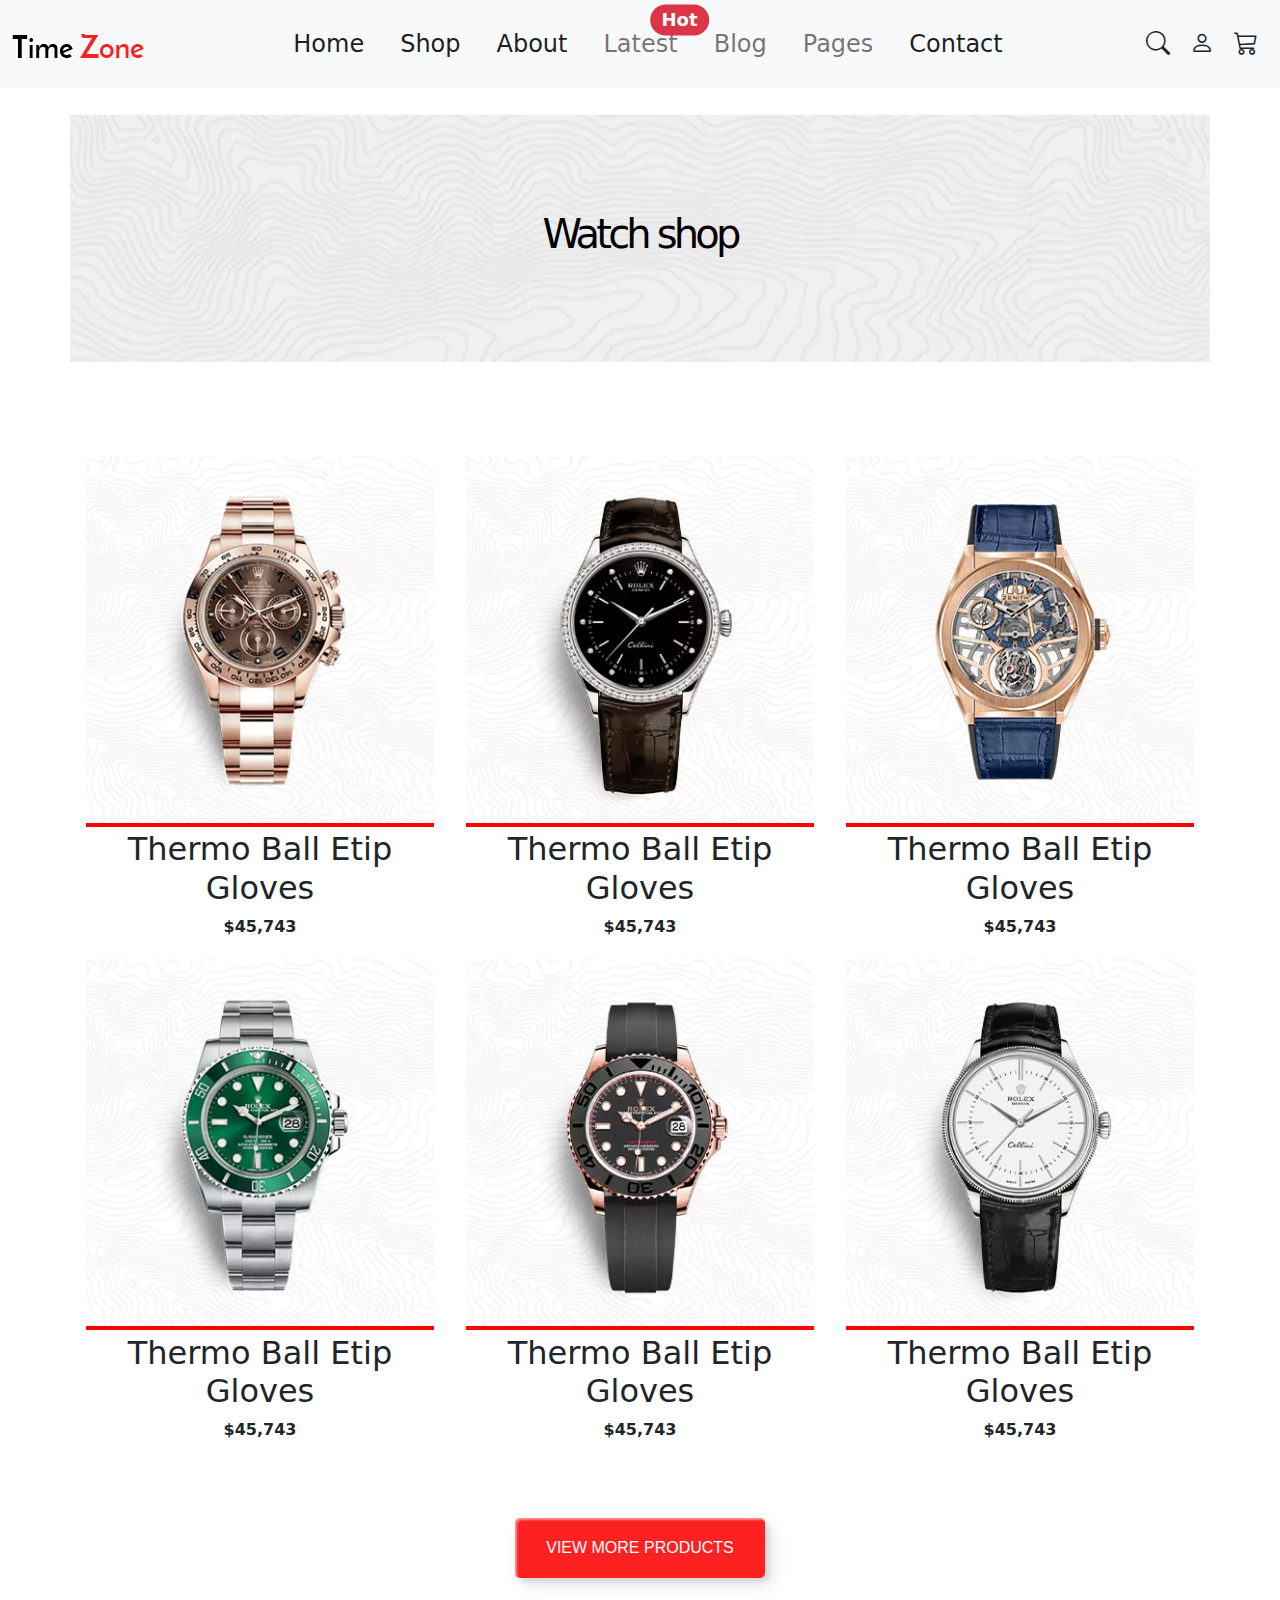
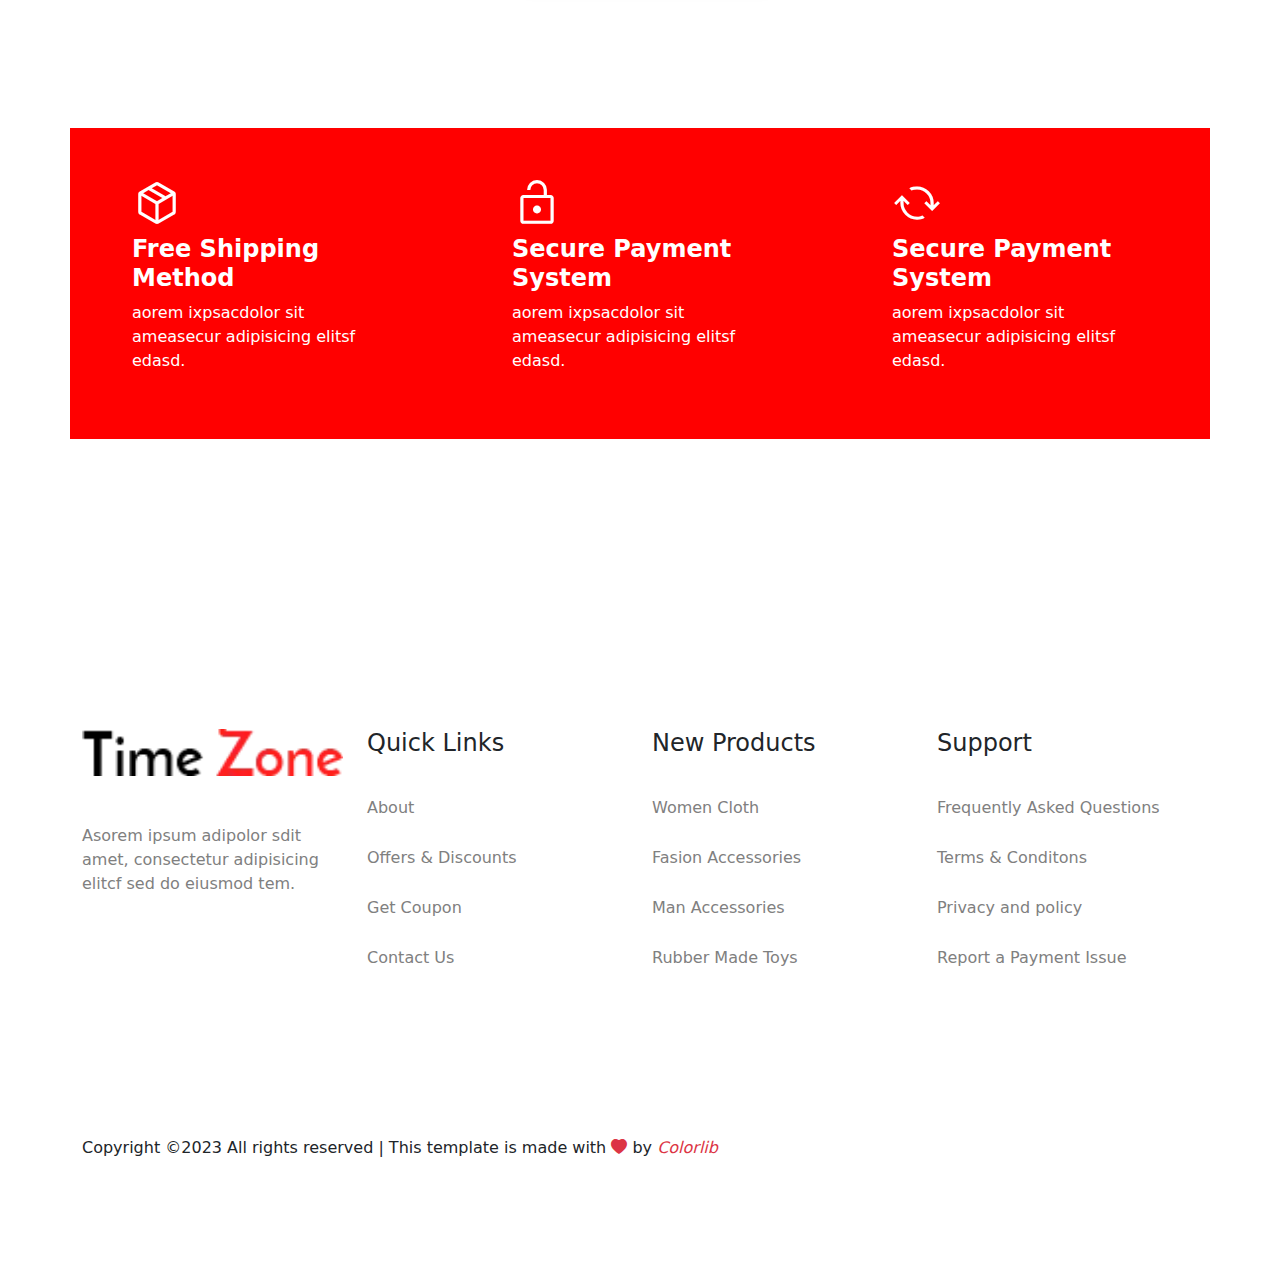
<file: shop.html>
<!DOCTYPE html>
<html lang="en">
<head>
    <meta charset="UTF-8">
    <meta name="viewport" content="width=device-width, initial-scale=1.0">
    <title>Document</title>
    <link rel="stylesheet" href="css/bootstrap.min.css">
    <link rel="stylesheet" href="https://cdn.jsdelivr.net/npm/bootstrap-icons@1.10.5/font/bootstrap-icons.css">
    <link rel="stylesheet" href="https://fonts.googleapis.com/css2?family=Material+Symbols+Outlined:opsz,wght,FILL,GRAD@24,400,0,0">
    <link rel="stylesheet" href="styles/styles.css">
</head>
<body>
    <div>
        <nav class="navbar fixed-top navbar-expand-lg bg-light">
            <div class="container-fluid">
              <a class="navbar-brand" href="#"><img src="images/logo.png.webp" alt=""></a>
              <button class="navbar-toggler" type="button" data-bs-toggle="collapse" data-bs-target="#navbarSupportedContent" aria-controls="navbarSupportedContent" aria-expanded="false" aria-label="Toggle navigation">
                <span class=" slicknav_menutxt  ">MENU</span><!--<span class="navbar-toggler-icon">MENU</span>--> 
              </button>
              <div class="collapse navbar-collapse" id="navbarSupportedContent">
                <ul class="navbar-nav ms-auto me-auto mb-2 mb-lg-0">
                  <li class="nav-item">
                    <a class="nav-link active" aria-current="page" href="index.html">Home</a>
                  </li>
                  <li class="nav-item">
                    <a class="nav-link active" href="shop.html">Shop</a>
                  </li>
                  <li class="nav-item">
                    <a class="nav-link active" aria-current="page" href="about.html">About</a>
                  </li>
                  <li class="nav-item dropdown">
                    <a class="nav-link dropdown" href="#" role="button" data-bs-toggle="dropdown" aria-expanded="false">
                      <span class="position-absolute top-1 start-100 translate-middle badge rounded-pill bg-danger">
                        Hot
                        </span>Latest
                    </a>
                    <ul class="dropdown-menu">
                      <li><a class="dropdown-item" href="latest/product-list.html">Product list</a></li>
                      <li><a class="dropdown-item" href="latest/product-details.html">product details</a></li>
                      
                      
                    </ul>
                  </li>
                  <li class="nav-item dropdown">
                    <a class="nav-link dropdown" href="#" role="button" data-bs-toggle="dropdown" aria-expanded="false">
                      Blog
                    </a>
                    <ul class="dropdown-menu">
                      <li><a class="dropdown-item" href="blog/blog.html">Blog</a></li>
                      <li><a class="dropdown-item" href="blog/blog-details.html">Blog details</a></li>
                      
                      
                    </ul>
                  </li>
                  <li class="nav-item dropdown">
                    <a class="nav-link dropdown" href="#" role="button" data-bs-toggle="dropdown" aria-expanded="false">
                      Pages
                    </a>
                    <ul class="dropdown-menu">
                      <li><a class="dropdown-item" href="pages/login.html">Login</a></li>
                      <li><a class="dropdown-item" href="pages/cart.html">Cart</a></li>
                      <li><a class="dropdown-item" href="pages/element.html">Element</a></li>
                      <li><a class="dropdown-item" href="pages/confirmation.html">Confirmation</a></li>
                      <li><a class="dropdown-item" href="pages/product-checkout.html">Product Checkout</a></li>
                      
                      
                      
                    </ul>
                  </li>
                  <li class="nav-item">
                    <a class="nav-link active" href="contact.html">Contact</a>
                  </li>
                  
                </ul>
                <!--<form class="d-flex" role="search">
                  <input class="form-control me-2" type="search" placeholder="Search" aria-label="Search">
                  <button class="btn btn-outline-success" type="submit">Search</button>
                </form>-->
                <div><i class="icon bi bi-search "></i></div>
                <div><i class="icon bi bi-person "></i></div>
                <div><i class="icon bi bi-cart3 "></i></div>
               </div>
            </div>
        </nav>
    </div>
    <div class=" shp1 p-5 mt-4">
      <h1 class="text-center p-5 ">Watch shop</h1>
    </div>
    <div class="container">
        <div class="row bdrimg">
          <div class="col-lg-4 pos col-sm-6">
            <div class="abs">
              <span class="bi bi-heart  "></span>
            </div>
            <div class="item "><img src="images/popular1.png.webp" alt="">
              <div class="item-overlay top">
                <b> Add To Cart</b>
              </div>
            </div>        
            <h2 class="text-center">Thermo Ball Etip Gloves</h2><p class="text-center"><b>$45,743</b></p>
          </div>
          <div class="col-lg-4 pos col-sm-6">
            <div class="abs">
              <span class="bi bi-heart "></span>
            </div>
            <div class="item"><img src="images/popular2.png.webp" alt="">
              <div class="item-overlay top">
                <b> Add To Cart</b>
              </div>
            </div>
            <h2 class="text-center">Thermo Ball Etip Gloves</h2><p class="text-center"><b>$45,743</b></p>
          </div>
          <div class="col-lg-4 pos col-sm-6">
            <div class="abs">
              <span class="bi bi-heart  "></span>
            </div>
            <div class="item"><img src="images/popular3.png.webp" alt="">
              <div class="item-overlay top">
                <b> Add To Cart</b>
              </div>
            </div>
            <h2 class="text-center">Thermo Ball Etip Gloves</h2><p class="text-center"><b>$45,743</b></p>
          </div>    
          <div class="col-lg-4 pos col-sm-6">
            <div class="abs">
              <span class="bi bi-heart  "></span>
            </div>
            <div class="item"> <img src="images/popular4.png.webp" alt="">
              <div class="item-overlay top">
                <b> Add To Cart</b>
              </div>
            </div>
           <h2 class="text-center">Thermo Ball Etip Gloves</h2><p class="text-center"><b>$45,743</b></p>
          </div>
          <div class="col-lg-4 pos col-sm-6">
            <div class="abs">
              <span class="bi bi-heart "></span>
            </div>
            <div class="item"><img src="images/popular5.png.webp" alt="">
              <div class="item-overlay top">
                <b> Add To Cart</b>
              </div>
            </div>
            <h2 class="text-center">Thermo Ball Etip Gloves</h2><p class="text-center"><b>$45,743</b></p>
          </div>
          <div class="col-lg-4 pos col-sm-6">
            <div class="abs">
              <span class="bi bi-heart  "></span>
            </div>
            <div class="item"><img src="images/popular6.png.webp" alt="">
              <div class="item-overlay top"><b> Add To Cart</b>
              </div>
            </div>
            <h2 class="text-center">Thermo Ball Etip Gloves</h2><p class="text-center"><b>$45,743</b></p>
          </div>
        </div>
        <div class="frame popularbtn  ">
          <button type="button" class="custom-btn btn-15  ">VIEW MORE PRODUCTS</button>
        </div>     
    </div>
    <div class="container">
      <div class="row redbox text-white">
        <div class="col-lg-4 col-sm-4">
          <div class="row rbox">
            <div class="col-lg-12 col-sm-12">
              <span class="ricons material-symbols-outlined">
              package_2
              </span>
            </div>
            <div class="col-lg-12 col-sm-12">
              <h4><B>Free Shipping Method</B></h4>
            </div>
            <div class="col-lg-12 col-sm-12">
              <p>aorem ixpsacdolor sit ameasecur adipisicing elitsf edasd.</p>
            </div>
          </div>
        </div>
        <div class="col-lg-4 col-sm-4">
          <div class="row rbox">
            <div class="col-lg-12 col-sm-12">
              <span class="ricons material-symbols-outlined">
              lock_open
              </span>
            </div>
            <div class="col-lg-12 col-sm-12">
              <h4>     <b>Secure Payment System</b>       </h4>
            </div>
            <div class="col-lg-12 col-sm-12">
              <p>aorem ixpsacdolor sit ameasecur adipisicing elitsf edasd.</p>
            </div>
          </div>
        </div>
        <div class="col-lg-4 col-sm-4">
          <div class="row rbox">
            <div class="col-lg-12 col-sm-12">
              <span class="ricons material-symbols-outlined">
              cached
              </span>
            </div>
            <div class="col-lg-12 col-sm-12">
              <h4> <b>Secure Payment System</b>      </h4>
            </div>
            <div class="col-lg-12 col-sm-12">
              <p>aorem ixpsacdolor sit ameasecur adipisicing elitsf edasd.</p>
            </div>
          </div>
        </div>
      </div>
    </div>
    
    <div class="container">
      <div class="row rlast">
        <div class="col-lg col-sm-3">
          <div class="row ">
            <div class="col-lg-12 mb-4 ">
              <img src="images/logo.png.webp" alt="">
            </div>
            <div class="col-lg-12 col-sm-12 mt-4">
              <p>Asorem ipsum adipolor sdit amet, consectetur adipisicing elitcf sed do eiusmod tem.</p>
            </div>
          </div>
        </div>
        <div class="col-lg col-sm-4">
          <div class="row">
            <div class="col-lg-12 col-sm-12"><h4>Quick Links</h4></div>
            <div class="col-lg-12 col-sm-12"><p>About</p></div>
            <div class="col-lg-12 col-sm-12"><p>Offers & Discounts</p></div>
            <div class="col-lg-12 col-sm-12"><p>Get Coupon</p></div>
            <div class="col-lg-12 col-sm-12"><p>Contact Us</p></div>
          </div>
        </div>
        <div class="col-lg col-sm-4">
          <div class="row">
            <div class="col-lg-12 col-sm-12"><h4>New Products</h4></div>
            <div class="col-lg-12 col-sm-12"><p>Women Cloth</p></div>
            <div class="col-lg-12 col-sm-12"><p>Fasion Accessories</p></div>
            <div class="col-lg-12 col-sm-12"><p>Man Accessories</p></div>
            <div class="col-lg-12 col-sm-12"><p>Rubber Made Toys</p></div>
          </div>
        </div>
        <div class="col-lg col-sm-3">
          <div class="row">
            <div class="col-lg-12 col-sm-12"><h4>Support</h4></div>
            <div class="col-lg-12 col-sm-12"><p>Frequently Asked Questions</p></div>
            <div class="col-lg-12 col-sm-12"><p>Terms & Conditons</p></div>
            <div class="col-lg-12 col-sm-12"><p>Privacy and policy</p></div>
            <div class="col-lg-12 col-sm-12"><p>Report a Payment Issue</p></div>
          </div>
        </div>
      </div>
    </div>
    <div class="container">
      <p class="lasttxt"> Copyright ©2023 All rights reserved | This template is made with <i class="bi bi-heart-fill text-danger"></i> by <i class="text-danger">Colorlib</i> </p>
    </div>


    <script src="js/bootstrap.bundle.min.js">
      
    </script> 
</body>
</html>
</file>
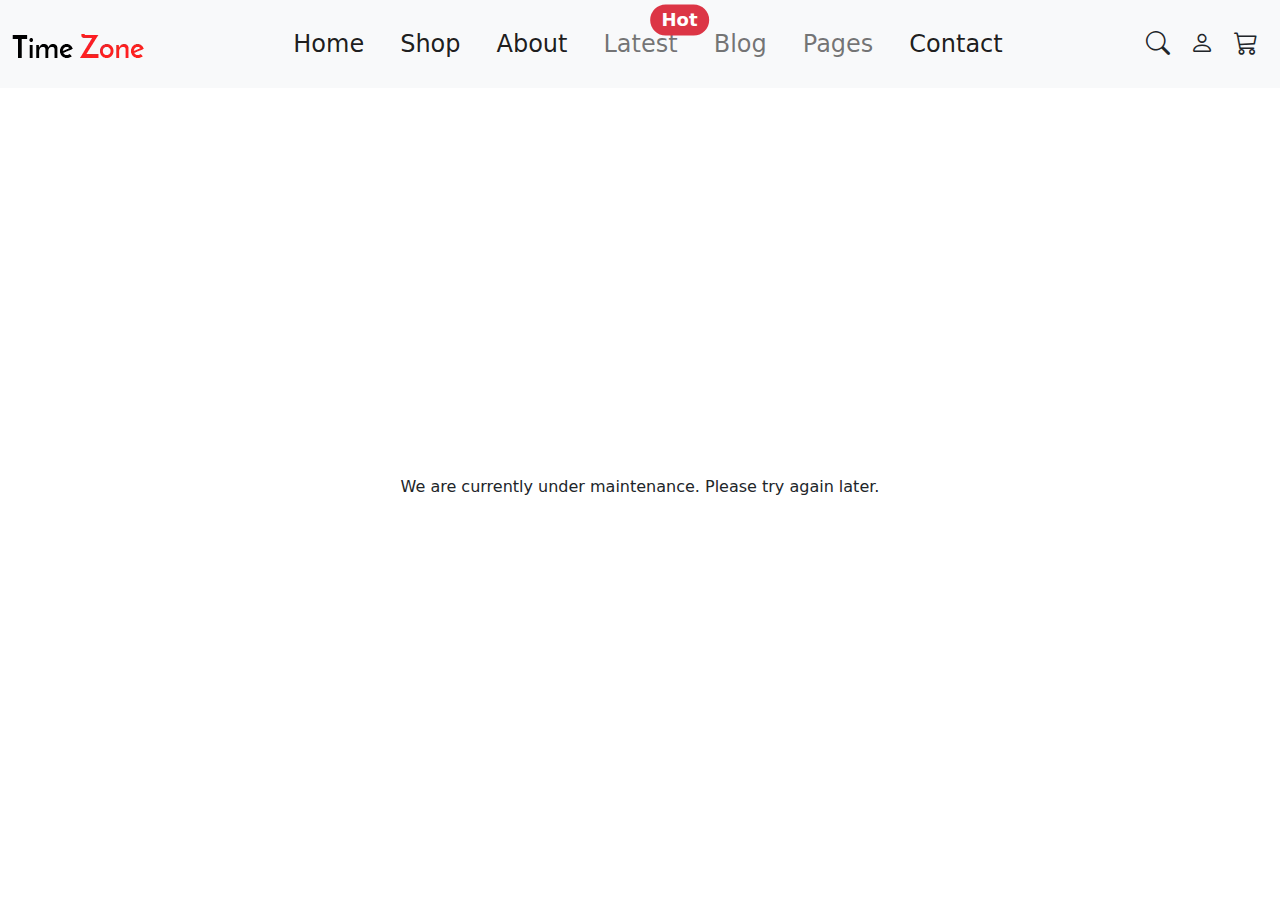
<file: blog/blog-details.html>
<!DOCTYPE html>
<html lang="en">
<head>
    <meta charset="UTF-8">
    <meta name="viewport" content="width=device-width, initial-scale=1.0">
    <title>Document</title>
    <link rel="stylesheet" href="../css/bootstrap.min.css">
    <link rel="stylesheet" href="https://cdn.jsdelivr.net/npm/bootstrap-icons@1.10.5/font/bootstrap-icons.css">
    <link rel="stylesheet" href="https://fonts.googleapis.com/css2?family=Material+Symbols+Outlined:opsz,wght,FILL,GRAD@24,400,0,0">
    <link rel="stylesheet" href="../styles/styles.css">
</head>
<body>
    <div>
        <nav class="navbar fixed-top navbar-expand-lg bg-light">
            <div class="container-fluid">
              <a class="navbar-brand" href="#"><img src="../images/logo.png.webp" alt=""></a>
              <button class="navbar-toggler" type="button" data-bs-toggle="collapse" data-bs-target="#navbarSupportedContent" aria-controls="navbarSupportedContent" aria-expanded="false" aria-label="Toggle navigation">
                <span class=" slicknav_menutxt  ">MENU</span><!--<span class="navbar-toggler-icon">MENU</span>--> 
              </button>
              <div class="collapse navbar-collapse" id="navbarSupportedContent">
                <ul class="navbar-nav ms-auto me-auto mb-2 mb-lg-0">
                  <li class="nav-item">
                    <a class="nav-link active" aria-current="page" href="../index.html">Home</a>
                  </li>
                  <li class="nav-item">
                    <a class="nav-link active" href="../shop.html">Shop</a>
                  </li>
                  <li class="nav-item">
                    <a class="nav-link active" aria-current="page" href="../about.html">About</a>
                  </li>
                  <li class="nav-item dropdown">
                    <a class="nav-link dropdown" href="#" role="button" data-bs-toggle="dropdown" aria-expanded="false">
                      <span class="position-absolute top-1 start-100 translate-middle badge rounded-pill bg-danger">
                        Hot
                        </span>Latest
                    </a>
                    <ul class="dropdown-menu">
                      <li><a class="dropdown-item" href="../latest/product-list.html">Product list</a></li>
                      <li><a class="dropdown-item" href="../latest/product-details.html">product details</a></li>
                      
                      
                    </ul>
                  </li>
                  <li class="nav-item dropdown">
                    <a class="nav-link dropdown" href="#" role="button" data-bs-toggle="dropdown" aria-expanded="false">
                      Blog
                    </a>
                    <ul class="dropdown-menu">
                      <li><a class="dropdown-item" href="blog.html">Blog</a></li>
                      <li><a class="dropdown-item" href="blog-details.html">Blog details</a></li>
                      
                      
                    </ul>
                  </li>
                  <li class="nav-item dropdown">
                    <a class="nav-link dropdown" href="#" role="button" data-bs-toggle="dropdown" aria-expanded="false">
                      Pages
                    </a>
                    <ul class="dropdown-menu">
                      <li><a class="dropdown-item" href="../pages/login.html">Login</a></li>
                      <li><a class="dropdown-item" href="../pages/cart.html">Cart</a></li>
                      <li><a class="dropdown-item" href="../pages/element.html">Element</a></li>
                      <li><a class="dropdown-item" href="../pages/confirmation.html">Confirmation</a></li>
                      <li><a class="dropdown-item" href="../pages/product-checkout.html">Product Checkout</a></li>
                      
                      
                      
                    </ul>
                  </li>
                  <li class="nav-item">
                    <a class="nav-link active" href="../contact.html">Contact</a>
                  </li>
                  
                </ul>
                <!--<form class="d-flex" role="search">
                  <input class="form-control me-2" type="search" placeholder="Search" aria-label="Search">
                  <button class="btn btn-outline-success" type="submit">Search</button>
                </form>-->
                <div><i class="icon bi bi-search "></i></div>
                <div><i class="icon bi bi-person "></i></div>
                <div><i class="icon bi bi-cart3 "></i></div>
               </div>
            </div>
        </nav>
    </div>
    <div>
      
      <p>We are currently under maintenance. Please try again later.</p>

    </div>
    <script src="../js/bootstrap.bundle.min.js"></script> 
</body>
</html>
</file>
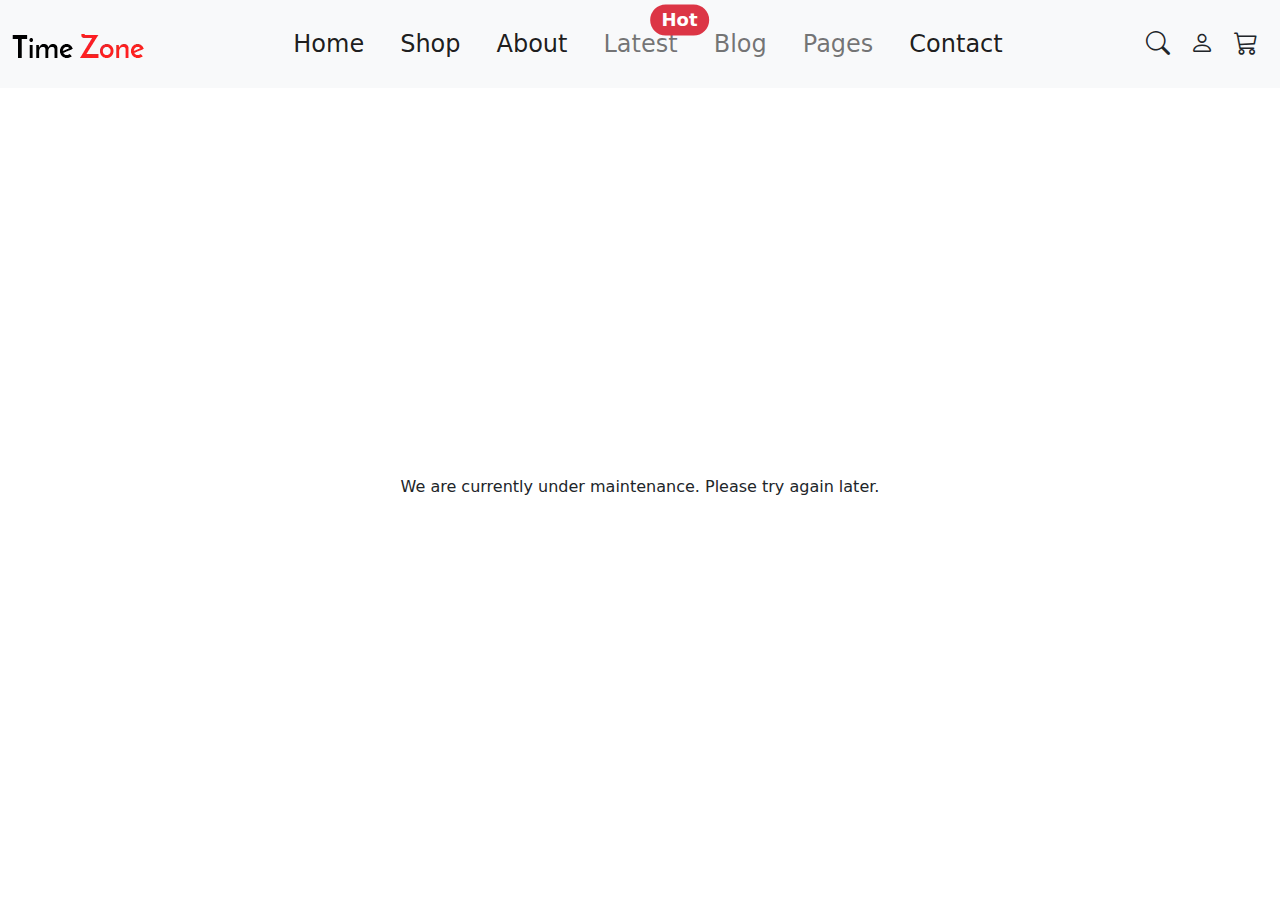
<file: blog/blog.html>
<!DOCTYPE html>
<html lang="en">
<head>
    <meta charset="UTF-8">
    <meta name="viewport" content="width=device-width, initial-scale=1.0">
    <title>Document</title>
    <link rel="stylesheet" href="../css/bootstrap.min.css">
    <link rel="stylesheet" href="https://cdn.jsdelivr.net/npm/bootstrap-icons@1.10.5/font/bootstrap-icons.css">
    <link rel="stylesheet" href="https://fonts.googleapis.com/css2?family=Material+Symbols+Outlined:opsz,wght,FILL,GRAD@24,400,0,0">
    <link rel="stylesheet" href="../styles/styles.css">
</head>
<body>
    <div>
        <nav class="navbar fixed-top navbar-expand-lg bg-light">
            <div class="container-fluid">
              <a class="navbar-brand" href="#"><img src="../images/logo.png.webp" alt=""></a>
              <button class="navbar-toggler" type="button" data-bs-toggle="collapse" data-bs-target="#navbarSupportedContent" aria-controls="navbarSupportedContent" aria-expanded="false" aria-label="Toggle navigation">
                <span class=" slicknav_menutxt  ">MENU</span><!--<span class="navbar-toggler-icon">MENU</span>--> 
              </button>
              <div class="collapse navbar-collapse" id="navbarSupportedContent">
                <ul class="navbar-nav ms-auto me-auto mb-2 mb-lg-0">
                  <li class="nav-item">
                    <a class="nav-link active" aria-current="page" href="../index.html">Home</a>
                  </li>
                  <li class="nav-item">
                    <a class="nav-link active" href="../shop.html">Shop</a>
                  </li>
                  <li class="nav-item">
                    <a class="nav-link active" aria-current="page" href="../about.html">About</a>
                  </li>
                  <li class="nav-item dropdown">
                    <a class="nav-link dropdown" href="#" role="button" data-bs-toggle="dropdown" aria-expanded="false">
                      <span class="position-absolute top-1 start-100 translate-middle badge rounded-pill bg-danger">
                        Hot
                        </span>Latest
                    </a>
                    <ul class="dropdown-menu">
                      <li><a class="dropdown-item" href="../latest/product-list.html">Product list</a></li>
                      <li><a class="dropdown-item" href="../latest/product-details.html">product details</a></li>
                      
                      
                    </ul>
                  </li>
                  <li class="nav-item dropdown">
                    <a class="nav-link dropdown" href="#" role="button" data-bs-toggle="dropdown" aria-expanded="false">
                      Blog
                    </a>
                    <ul class="dropdown-menu">
                      <li><a class="dropdown-item" href="blog.html">Blog</a></li>
                      <li><a class="dropdown-item" href="blog-details.html">Blog details</a></li>
                      
                      
                    </ul>
                  </li>
                  <li class="nav-item dropdown">
                    <a class="nav-link dropdown" href="#" role="button" data-bs-toggle="dropdown" aria-expanded="false">
                      Pages
                    </a>
                    <ul class="dropdown-menu">
                      <li><a class="dropdown-item" href="../pages/login.html">Login</a></li>
                      <li><a class="dropdown-item" href="../pages/cart.html">Cart</a></li>
                      <li><a class="dropdown-item" href="../pages/element.html">Element</a></li>
                      <li><a class="dropdown-item" href="../pages/confirmation.html">Confirmation</a></li>
                      <li><a class="dropdown-item" href="../pages/product-checkout.html">Product Checkout</a></li>
                      
                    </ul>
                  </li>
                  <li class="nav-item">
                    <a class="nav-link active" href="../contact.html">Contact</a>
                  </li>
                  
                </ul>
                <!--<form class="d-flex" role="search">
                  <input class="form-control me-2" type="search" placeholder="Search" aria-label="Search">
                  <button class="btn btn-outline-success" type="submit">Search</button>
                </form>-->
                <div><i class="icon bi bi-search "></i></div>
                <div><i class="icon bi bi-person "></i></div>
                <div><i class="icon bi bi-cart3 "></i></div>
               </div>
            </div>
        </nav>
    </div>
    <div>
      
      <p>We are currently under maintenance. Please try again later.</p>

    </div>
    <script src="../js/bootstrap.bundle.min.js"></script> 
</body>
</html>
</file>
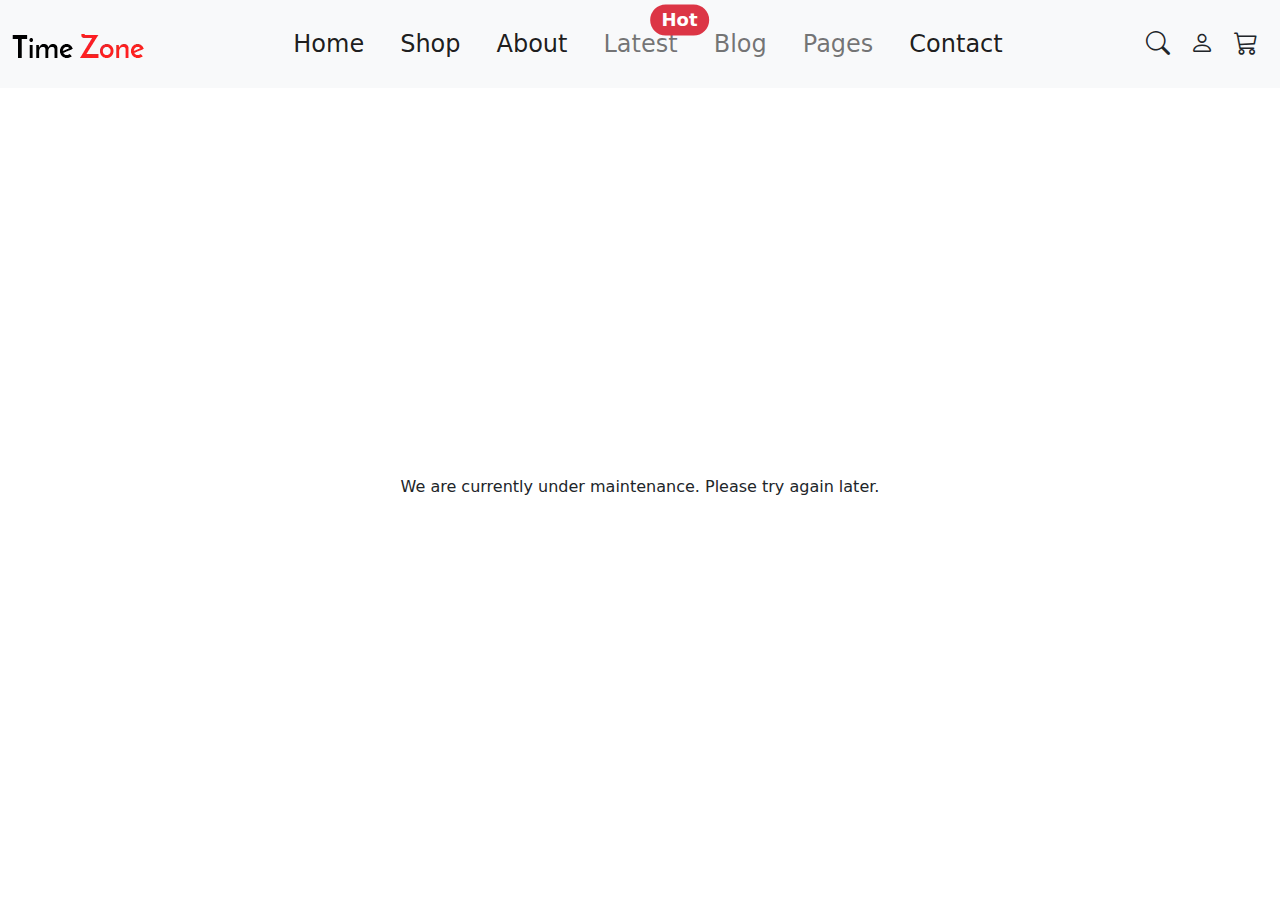
<file: pages/cart.html>
<!DOCTYPE html>
<html lang="en">
<head>
    <meta charset="UTF-8">
    <meta name="viewport" content="width=device-width, initial-scale=1.0">
    <title>Document</title>
    <link rel="stylesheet" href="../css/bootstrap.min.css">
    <link rel="stylesheet" href="https://cdn.jsdelivr.net/npm/bootstrap-icons@1.10.5/font/bootstrap-icons.css">
    <link rel="stylesheet" href="https://fonts.googleapis.com/css2?family=Material+Symbols+Outlined:opsz,wght,FILL,GRAD@24,400,0,0">
    <link rel="stylesheet" href="../styles/styles.css">
</head>
<body>
    <div>
        <nav class="navbar fixed-top navbar-expand-lg bg-light">
            <div class="container-fluid">
              <a class="navbar-brand" href="#"><img src="../images/logo.png.webp" alt=""></a>
              <button class="navbar-toggler" type="button" data-bs-toggle="collapse" data-bs-target="#navbarSupportedContent" aria-controls="navbarSupportedContent" aria-expanded="false" aria-label="Toggle navigation">
                <span class=" slicknav_menutxt  ">MENU</span><!--<span class="navbar-toggler-icon">MENU</span>--> 
              </button>
              <div class="collapse navbar-collapse" id="navbarSupportedContent">
                <ul class="navbar-nav ms-auto me-auto mb-2 mb-lg-0">
                  <li class="nav-item">
                    <a class="nav-link active" aria-current="page" href="../index.html">Home</a>
                  </li>
                  <li class="nav-item">
                    <a class="nav-link active" href="../shop.html">Shop</a>
                  </li>
                  <li class="nav-item">
                    <a class="nav-link active" aria-current="page" href="../about.html">About</a>
                  </li>
                  <li class="nav-item dropdown">
                    <a class="nav-link dropdown" href="#" role="button" data-bs-toggle="dropdown" aria-expanded="false">
                      <span class="position-absolute top-1 start-100 translate-middle badge rounded-pill bg-danger">
                        Hot
                        </span>Latest
                    </a>
                    <ul class="dropdown-menu">
                      <li><a class="dropdown-item" href="../latest/product-list.html">Product list</a></li>
                      <li><a class="dropdown-item" href="../latest/product-details.html">product details</a></li>
                      
                      
                    </ul>
                  </li>
                  <li class="nav-item dropdown">
                    <a class="nav-link dropdown" href="#" role="button" data-bs-toggle="dropdown" aria-expanded="false">
                      Blog
                    </a>
                    <ul class="dropdown-menu">
                      <li><a class="dropdown-item" href="../blog/blog.html">Blog</a></li>
                      <li><a class="dropdown-item" href="../blog/blog-details.html">Blog details</a></li>
                    </ul>
                  </li>
                  <li class="nav-item dropdown">
                    <a class="nav-link dropdown" href="#" role="button" data-bs-toggle="dropdown" aria-expanded="false">
                      Pages
                    </a>
                    <ul class="dropdown-menu">
                      <li><a class="dropdown-item" href="login.html">Login</a></li>
                      <li><a class="dropdown-item" href="cart.html">Cart</a></li>
                      <li><a class="dropdown-item" href="element.html">Element</a></li>
                      <li><a class="dropdown-item" href="cart.html">Confirmation</a></li>
                      <li><a class="dropdown-item" href="product-checkout.html">Product Checkout</a></li>
                    </ul>
                  </li>
                  <li class="nav-item">
                    <a class="nav-link active" href="../contact.html">Contact</a>
                  </li>
                </ul>
                <!--<form class="d-flex" role="search">
                  <input class="form-control me-2" type="search" placeholder="Search" aria-label="Search">
                  <button class="btn btn-outline-success" type="submit">Search</button>
                </form>-->
                <div><i class="icon bi bi-search "></i></div>
                <div><i class="icon bi bi-person "></i></div>
                <div><i class="icon bi bi-cart3 "></i></div>
               </div>
            </div>
        </nav>
    </div>
    <div>
      
      <p>We are currently under maintenance. Please try again later.</p>

    </div>
    <script src="../js/bootstrap.bundle.min.js"></script> 
</body>
</html>
</file>
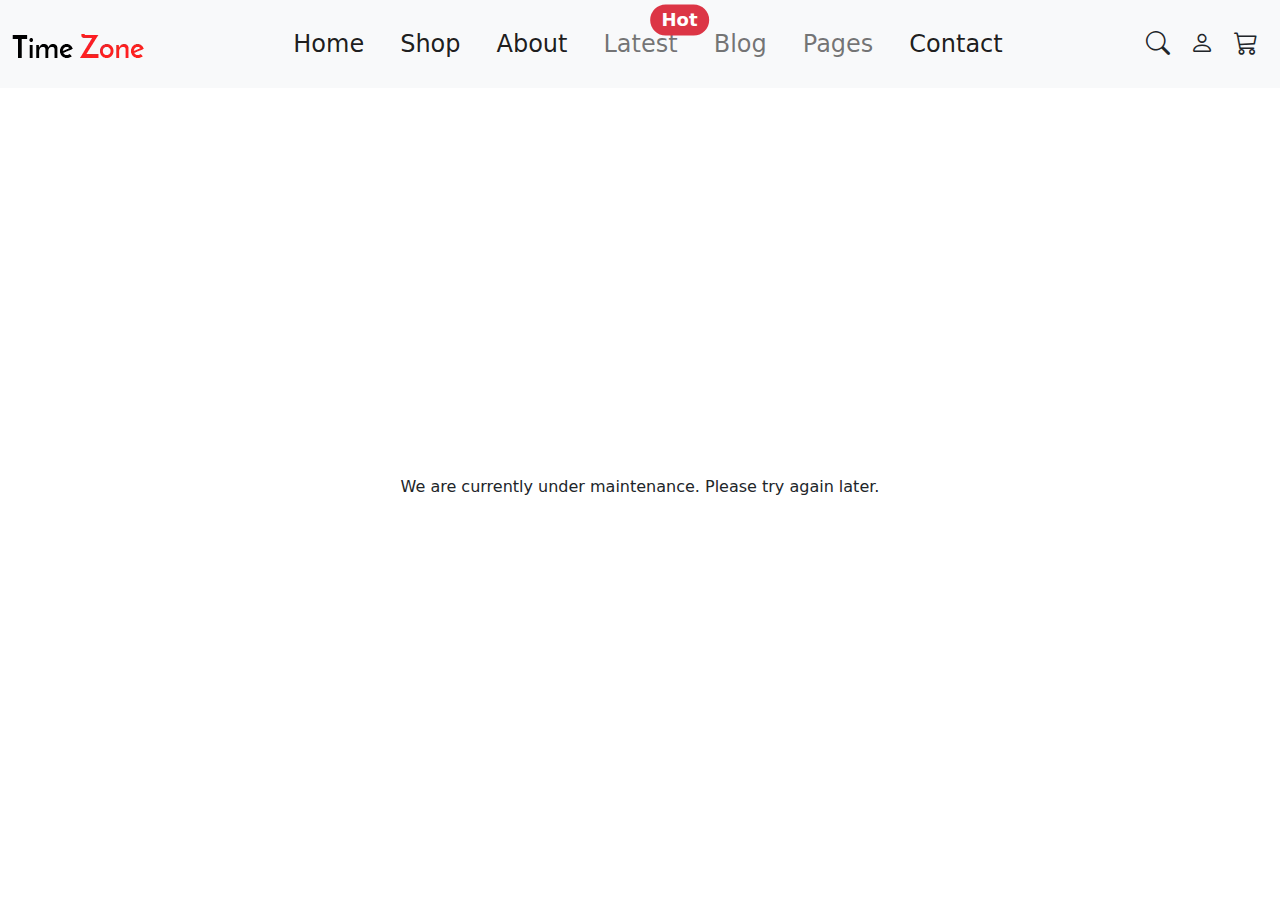
<file: pages/confirmation.html>
<!DOCTYPE html>
<html lang="en">
<head>
    <meta charset="UTF-8">
    <meta name="viewport" content="width=device-width, initial-scale=1.0">
    <title>Document</title>
    <link rel="stylesheet" href="../css/bootstrap.min.css">
    <link rel="stylesheet" href="https://cdn.jsdelivr.net/npm/bootstrap-icons@1.10.5/font/bootstrap-icons.css">
    <link rel="stylesheet" href="https://fonts.googleapis.com/css2?family=Material+Symbols+Outlined:opsz,wght,FILL,GRAD@24,400,0,0">
    <link rel="stylesheet" href="../styles/styles.css">
</head>
<body>
    <div>
        <nav class="navbar fixed-top navbar-expand-lg bg-light">
            <div class="container-fluid">
              <a class="navbar-brand" href="#"><img src="../images/logo.png.webp" alt=""></a>
              <button class="navbar-toggler" type="button" data-bs-toggle="collapse" data-bs-target="#navbarSupportedContent" aria-controls="navbarSupportedContent" aria-expanded="false" aria-label="Toggle navigation">
                <span class=" slicknav_menutxt  ">MENU</span><!--<span class="navbar-toggler-icon">MENU</span>--> 
              </button>
              <div class="collapse navbar-collapse" id="navbarSupportedContent">
                <ul class="navbar-nav ms-auto me-auto mb-2 mb-lg-0">
                  <li class="nav-item">
                    <a class="nav-link active" aria-current="page" href="../index.html">Home</a>
                  </li>
                  <li class="nav-item">
                    <a class="nav-link active" href="../shop.html">Shop</a>
                  </li>
                  <li class="nav-item">
                    <a class="nav-link active" aria-current="page" href="../about.html">About</a>
                  </li>
                  <li class="nav-item dropdown">
                    <a class="nav-link dropdown" href="#" role="button" data-bs-toggle="dropdown" aria-expanded="false">
                      <span class="position-absolute top-1 start-100 translate-middle badge rounded-pill bg-danger">
                        Hot
                        </span>Latest
                    </a>
                    <ul class="dropdown-menu">
                      <li><a class="dropdown-item" href="../latest/product-list.html">Product list</a></li>
                      <li><a class="dropdown-item" href="../latest/product-details.html">product details</a></li>
                      
                      
                    </ul>
                  </li>
                  <li class="nav-item dropdown">
                    <a class="nav-link dropdown" href="#" role="button" data-bs-toggle="dropdown" aria-expanded="false">
                      Blog
                    </a>
                    <ul class="dropdown-menu">
                      <li><a class="dropdown-item" href="../blog/blog.html">Blog</a></li>
                      <li><a class="dropdown-item" href="../blog/blog-details.html">Blog details</a></li>
                      
                      
                    </ul>
                  </li>
                  <li class="nav-item dropdown">
                    <a class="nav-link dropdown" href="#" role="button" data-bs-toggle="dropdown" aria-expanded="false">
                      Pages
                    </a>
                    <ul class="dropdown-menu">
                      <li><a class="dropdown-item" href="login.html">Login</a></li>
                      <li><a class="dropdown-item" href="cart.html">Cart</a></li>
                      <li><a class="dropdown-item" href="element.html">Element</a></li>
                      <li><a class="dropdown-item" href="confirmation.html">Confirmation</a></li>
                      <li><a class="dropdown-item" href="product-checkout.html">Product Checkout</a></li>
                      
                      
                      
                    </ul>
                  </li>
                  <li class="nav-item">
                    <a class="nav-link active" href="../contact.html">Contact</a>
                  </li>
                  
                </ul>
                <!--<form class="d-flex" role="search">
                  <input class="form-control me-2" type="search" placeholder="Search" aria-label="Search">
                  <button class="btn btn-outline-success" type="submit">Search</button>
                </form>-->
                <div><i class="icon bi bi-search "></i></div>
                <div><i class="icon bi bi-person "></i></div>
                <div><i class="icon bi bi-cart3 "></i></div>
               </div>
            </div>
        </nav>
    </div>
    <div>
      
      <p>We are currently under maintenance. Please try again later.</p>

    </div>
    <script src="../js/bootstrap.bundle.min.js"></script> 
</body>
</html>
</file>
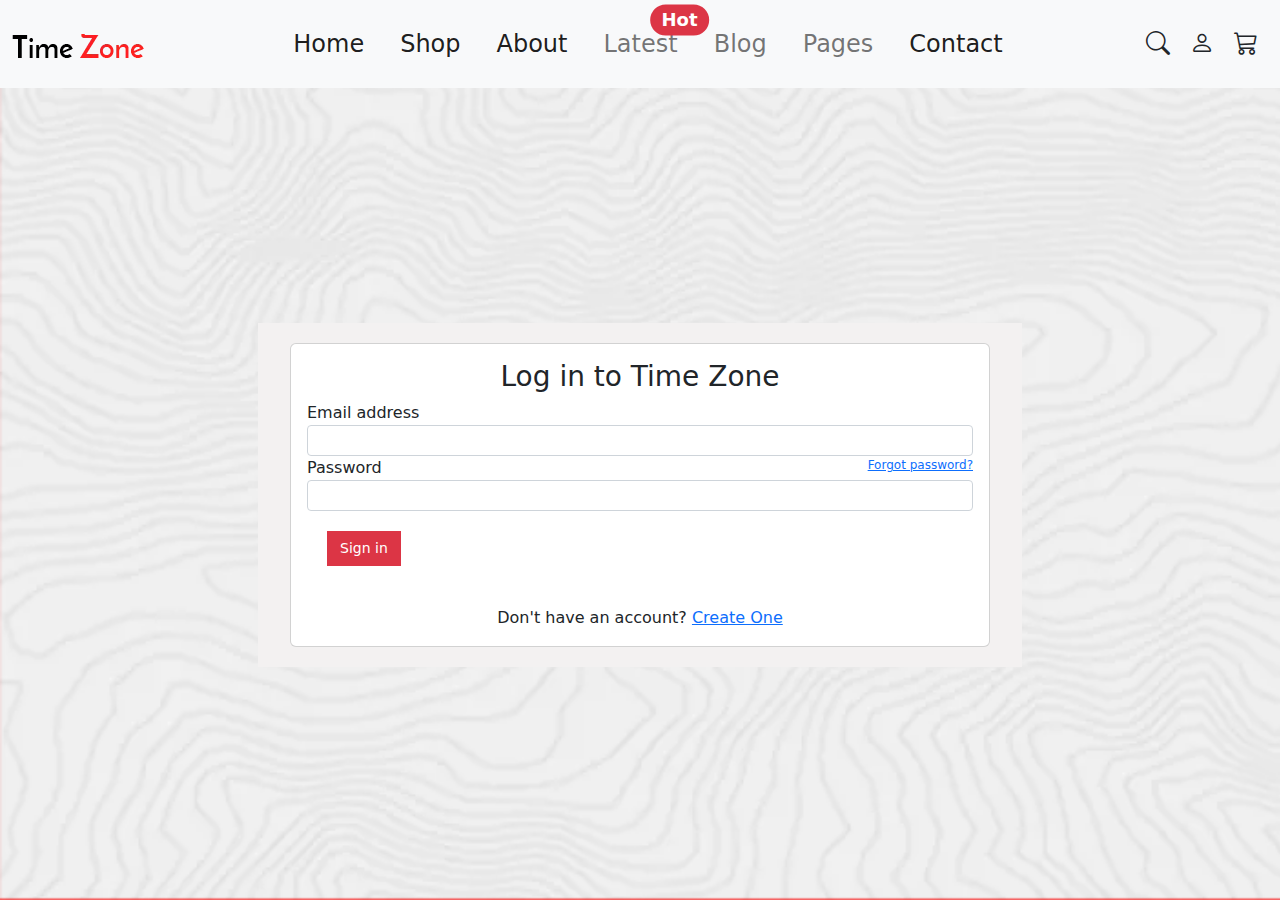
<file: pages/login.html>
<!DOCTYPE html>
<html lang="en">
<head>
    <meta charset="UTF-8">
    <meta name="viewport" content="width=device-width, initial-scale=1.0">
    <title>Document</title>
    <link rel="stylesheet" href="../css/bootstrap.min.css">
    <link rel="stylesheet" href="https://cdn.jsdelivr.net/npm/bootstrap-icons@1.10.5/font/bootstrap-icons.css">
    <link rel="stylesheet" href="https://fonts.googleapis.com/css2?family=Material+Symbols+Outlined:opsz,wght,FILL,GRAD@24,400,0,0">
    <link rel="stylesheet" href="../styles/styles.css">
</head>
<body>
    <div>
        <nav class="navbar fixed-top navbar-expand-lg bg-light">
            <div class="container-fluid">
              <a class="navbar-brand" href="#"><img src="../images/logo.png.webp" alt=""></a>
              <button class="navbar-toggler" type="button" data-bs-toggle="collapse" data-bs-target="#navbarSupportedContent" aria-controls="navbarSupportedContent" aria-expanded="false" aria-label="Toggle navigation">
                <span class=" slicknav_menutxt  ">MENU</span><!--<span class="navbar-toggler-icon">MENU</span>--> 
              </button>
              <div class="collapse navbar-collapse" id="navbarSupportedContent">
                <ul class="navbar-nav ms-auto me-auto mb-2 mb-lg-0">
                  <li class="nav-item">
                    <a class="nav-link active" aria-current="page" href="../index.html">Home</a>
                  </li>
                  <li class="nav-item">
                    <a class="nav-link active" href="../shop.html">Shop</a>
                  </li>
                  <li class="nav-item">
                    <a class="nav-link active" aria-current="page" href="../about.html">About</a>
                  </li>
                  <li class="nav-item dropdown">
                    <a class="nav-link dropdown" href="#" role="button" data-bs-toggle="dropdown" aria-expanded="false">
                      <span class="position-absolute top-1 start-100 translate-middle badge rounded-pill bg-danger">
                        Hot
                        </span>Latest
                    </a>
                    <ul class="dropdown-menu">
                      <li><a class="dropdown-item" href="../latest/product-list.html">Product list</a></li>
                      <li><a class="dropdown-item" href="../latest/product-details.html">product details</a></li>
                      
                      
                    </ul>
                  </li>
                  <li class="nav-item dropdown">
                    <a class="nav-link dropdown" href="#" role="button" data-bs-toggle="dropdown" aria-expanded="false">
                      Blog
                    </a>
                    <ul class="dropdown-menu">
                      <li><a class="dropdown-item" href="../blog/blog.html">Blog</a></li>
                      <li><a class="dropdown-item" href="../blog/blog-details.html">Blog details</a></li>
                      
                      
                    </ul>
                  </li>
                  <li class="nav-item dropdown">
                    <a class="nav-link dropdown" href="#" role="button" data-bs-toggle="dropdown" aria-expanded="false">
                      Pages
                    </a>
                    <ul class="dropdown-menu">
                      <li><a class="dropdown-item" href="login.html">Login</a></li>
                      <li><a class="dropdown-item" href="cart.html">Cart</a></li>
                      <li><a class="dropdown-item" href="element.html">Element</a></li>
                      <li><a class="dropdown-item" href="confirmation.html">Confirmation</a></li>
                      <li><a class="dropdown-item" href="product-checkout.html">Product Checkout</a></li>
                      
                      
                      
                    </ul>
                  </li>
                  <li class="nav-item">
                    <a class="nav-link active" href="../contact.html">Contact</a>
                  </li>
                  
                </ul>
                <!--<form class="d-flex" role="search">
                  <input class="form-control me-2" type="search" placeholder="Search" aria-label="Search">
                  <button class="btn btn-outline-success" type="submit">Search</button>
                </form>-->
                <div><i class="icon bi bi-search "></i></div>
                <div><i class="icon bi bi-person "></i></div>
                <div><i class="icon bi bi-cart3 "></i></div>
               </div>
            </div>
        </nav>
        
    </div>
    <div class="main">
        <div class="container">
            <link rel="stylesheet" href="stylepg.css">
            <div class="card login-form">
            <div class="card-body">
                <h3 class="card-title text-center">Log in to Time Zone</h3>
                <div class="card-text">
                    <!--
                    <div class="alert alert-danger alert-dismissible fade show" role="alert">Incorrect username or password.</div> -->
                    <form>
                        <!-- to error: add class "has-danger" -->
                        <div class="form-group">
                            <label for="exampleInputEmail1">Email address</label>
                            <input type="email" class="form-control form-control-sm" id="exampleInputEmail1" aria-describedby="emailHelp">
                        </div>
                        <div class="form-group">
                            <label for="exampleInputPassword1">Password</label>
                            <a href="#" style="float:right;font-size:12px;">Forgot password?</a>
                            <input type="password" class="form-control form-control-sm" id="exampleInputPassword1">
                        </div>
                        <button type="submit" class="btn btn-danger btn-block" >Sign in</button>
                        
                        <div class="sign-up">
                            Don't have an account? <a href="#">Create One</a>
                        </div>
                    </form>
                </div>
            </div>
        </div>
        </div>
    </div>
    
    
    <script src="../js/bootstrap.bundle.min.js"></script> 
</body>
</html>
</file>
<file: styles/styles.css>
@import url('https://fonts.googleapis.com/css2?family=Dancing+Script:wght@600;700&family=Handjet:wght@200&family=Josefin+Sans:ital,wght@1,500&family=Montserrat:ital,wght@1,100&family=Roboto&family=Rubik:wght@500&family=Tilt+Prism&family=Ubuntu:wght@300&display=swap');

/*
font-family: 'Dancing Script', cursive;
font-family: 'Handjet', cursive;
font-family: 'Josefin Sans', sans-serif;
font-family: 'Montserrat', sans-serif;
font-family: 'Roboto', sans-serif;
font-family: 'Tilt Prism', cursive;
font-family: 'Ubuntu', sans-serif;*/
.mt-5
{
    margin-top: 200px !important;
}

.mb-5{ margin-bottom: 200px !important; }
.top1
{
    padding: 20% 0px 0px 80px;
}
.top1 h1
{
    font-size: 100px;
   
}
.top1 h1,.top1 p
{
     padding-left: 70px;
}
.fstbtn
{
    padding-left:70px
}
   
.top1 p
{
    font-size: larger;
    padding-top: 50px;
    padding-right: 100px;
}

img
{
    width: 100%;
}
.second p
{
    color:red ;
}
.font1
{
    font-family: "Josefin Sans",sans-serif;
}
.nav-item
{
    padding: 10px;
    font-size: x-large;
}
.icon
{
    font-size:x-large;
    padding: 10px;
}
.text2 h1
{
    padding-top: 200px;
    font-size: 50px;
}
.text2 p
{
    font-size: larger;
}
.popular-p
{
    padding-bottom: 50px;
}
.vdo
{
    background: url(../images/sectin_bg1.png.webp);
    padding: 275px;
}
.vdo i
{
    margin: 100px;
    font-size: 100px;
    color: white;
}
.rchoice
{
    padding: 250px 0px 0px 0px;
}

.cchoice h1
{
    font-size: 60px;
}
.cchoice p
{
    font-size: large;
}
.lastchoice
{
    padding-bottom: 200px;
}
.btn
{
    border-radius: 0px;
}
.redbox
{
    background-color: red;
}    
.rbox
{
    padding: 50px;
}
.ricons
{
    font-size: 50px;

}
.rlast
{
    padding: 200px 0px 50px 0px;
}

.rlast h4
{
    padding: 0px 50px 30px 0px;
}
.rlast p
{
    color: gray;
    padding-bottom: 10px;
}
.lasttxt
{
    padding-bottom: 100px;
}
.start-100 {
    left: 80%!important;
}
.translate-middle {
    transform: translate(-30%,-70%)!important;
}

/*button*/

.frame {
    width: 90%;
    margin: 40px auto;
    text-align: center;
}
button {
    margin: 20px;
  }
  .custom-btn {
    width: 250px;
    height: 60px;
    color: #fff;
    border-radius: 5px;
    padding: 10px 25px;
    font-family: 'Lato', sans-serif;
    font-weight: 500;
    background: transparent;
    cursor: pointer;
    transition: all 0.3s ease;
    position: relative;
    display: inline-block;
     box-shadow:inset 2px 2px 2px 0px rgba(255,255,255,.5),
     7px 7px 20px 0px rgba(0,0,0,.1),
     4px 4px 5px 0px rgba(0,0,0,.1);
    outline: none;
  }
  .custom-btn1 {
    width: 150px;
    height: 60px;
    color: #fff;
    border-radius: 5px;
    padding: 10px 25px;
    font-family: 'Lato', sans-serif;
    font-weight: 500;
    background: transparent;
    cursor: pointer;
    transition: all 0.3s ease;
    position: relative;
    display: inline-block;
     box-shadow:inset 2px 2px 2px 0px rgba(255,255,255,.5),
     7px 7px 20px 0px rgba(0,0,0,.1),
     4px 4px 5px 0px rgba(0,0,0,.1);
    outline: none;
  }
.btn-15 {
    background: #fe2121;
    border: none;
    z-index: 1;
  }
  .btn-15:after {
    position: absolute;
    content: "";
    width: 0;
    height: 100%;
    top: 0;
    right: 0;
    z-index: -1;
    background-color: #323232;
    border-radius: 5px;
     box-shadow:inset 2px 2px 2px 0px rgba(255,255,255,.5),
     7px 7px 20px 0px rgba(0,0,0,.1),
     4px 4px 5px 0px rgba(0,0,0,.1);
    transition: all 0.3s ease;
  }
  .btn-15:hover {
    color: #fefffc;
  }
  .btn-15:hover:after {
    left: 0;
    width: 100%;
  }
  .btn-15:active {
    top: 2px;
  }
  


.item:hover .item-overlay.top {
    top: 90%;
  } 
  .item-overlay {
    position: absolute;
    bottom: 0; 
    
    background: rgba(247, 6, 6, 0.777);
    color: #fff;
    overflow: hidden;
    text-align: center;

    width: 100%; 
    
    -moz-transition: top 0.5s, right 0.3s, bottom 0.3s, left 0.3s;
    -webkit-transition: top 0.5s, right 0.3s, bottom 0.3s, left 0.3s;
    transition: top 0.5s, right 0.3s, bottom 0.3s, left 0.3s;
  }
  
  .item-overlay.top {
    top:100%;
  }
  .item {
    position: relative;
    margin: 1%;
    overflow: hidden;
    
    max-width: 540px;
  }
  .card
  {
    overflow:hidden;
  }

  .card-img{
    overflow: hidden;
}
 
.card-img {
    transition: all 1.2s ease;
}
 
.card-img:hover {
    transform: scale(1.1);
}
.pos:hover{ position: relative;}
.abs{ position:absolute;
top: 20px;
right: 50px; z-index: 1;
font-size: 40px}

.bdrimg img{
    border-bottom: solid 4px red;
}

.zoom-in-zoom-out {
   
    animation: zoom-in-zoom-out 2.5s ease-in infinite;
  }
  
  @keyframes zoom-in-zoom-out {
    0% {
      transform: scale(1, 1);
      
    }
    50% {
      transform: scale(1.1, 1.1);
      
    }
    100% {
      transform: scale(1, 1);
      
    }
  }
 

@media (min-width:100px ) and (max-width:991.98px)
{
     .fixed-top {
    position: relative;}
}
@media (min-width: 500px) and (max-width: 991.98px) 
 {
   h1, .top1 h1,.cchoice h1{
    font-size:40px ;
   }
   p, .top1 p,.cchoice p
   {
    font-size: 10px;
   }
   .rlast img{
    font-size: 50px;
   }
   .custom-btn
   {
    width: 180px;
   }
   .vdo
   {
    padding: 100px;
   }
   
 }
 @media (min-width:100px) and (max-width:575.98px)
  {
.zoom-in-zoom-out
{
   display: none;
}
h1, .top1 h1,.cchoice h1{
font-size: 70px;
}
p, .top1 p,.cchoice p
{
  font-size: 20px
}
.top1
{
  padding:0%;
}
.vdo
{
  padding: 50px;
}
}
 .first
 {
    background: rgb(210, 206, 206);
    overflow: hidden;
 }
   .img1
   {
    background: url(../images/gallery1.png.webp)  no-repeat;height: 521.55px;
   }
   .img2
   {
    background: url(../images/gallery2.png.webp) no-repeat;height: 521.55px;
   }
   .img3
   {
    background: url(../images/gallery3.png.webp)no-repeat;height: 245.61px;
    
  
   }
   .img4
   {
    background: url(../images/gallery4.png.webp)no-repeat;height: 245.61px;
   }
   .cimg3
   {
    margin-bottom: 25px;
   }
   @layer demo {
    .highlighted-text-shadow {
      text-shadow:
        /* regular text-shadow */
        0 .15ch 15px var(--shadow),
        /* text-shadow highlight */
        0 -2px 0 var(--highlight);
    }
  }
  
  @layer demo.support {
    :root {
      --hue: 30; /* change me */
      --bg: oklch(35% .3 var(--hue));
      --text: oklch(85% .1 var(--hue));
      --shadow: oklch(25% .2 var(--hue));
      --highlight: oklch(98% .05 var(--hue));
    }
    
    * {
      box-sizing: border-box;
      margin: 0;
    }
  
    html {
      block-size: 100%;
      background-color: var(--bg);
      color:white;
    }
  
    body {
      min-block-size: 100%;
      font-family: system-ui, sans-serif;
  
      display: grid;
      place-content: center;
      gap: 10vh;
    }
    
    h1 {
      font-size: 15vi;
      letter-spacing: -.15ch;
      line-height: .75;
      color: black;
    }
    
    small {
      max-inline-size: 30ch;
    }
  }
  .shp1
  {
    background: url(../images/about_hero.png.webp ) no-repeat;
    padding: 20%;
  }

  .abt1
  {
    background: url(../images/about_hero.png.webp ) no-repeat;
  }
  .abtus
  {
    font-family: 'Rubik', sans-serif;
  }
</file>
<file: pages/stylepg.css>
html,body { 
	height: 100%;  background: #f80808 url(../images/about_hero.png.webp) ;
	background-size: cover;
}
.main
{
 
}
.container{
	height:100%;
	display: flex;
	align-items: center;
	justify-content: center;
	background-color: #f3f1f1;
}

form{
	
}

.card-title{ font-weight:300; }

.btn{
	font-size: 14px;
	margin-top:20px;
}


.login-form{ 
	width:700px;
	margin:20px;
}

.sign-up{
	text-align:center;
	padding:20px 0 0;
}

.alert{
	margin-bottom:-30px;
	font-size: 13px;
	margin-top:20px;
}
</file>
